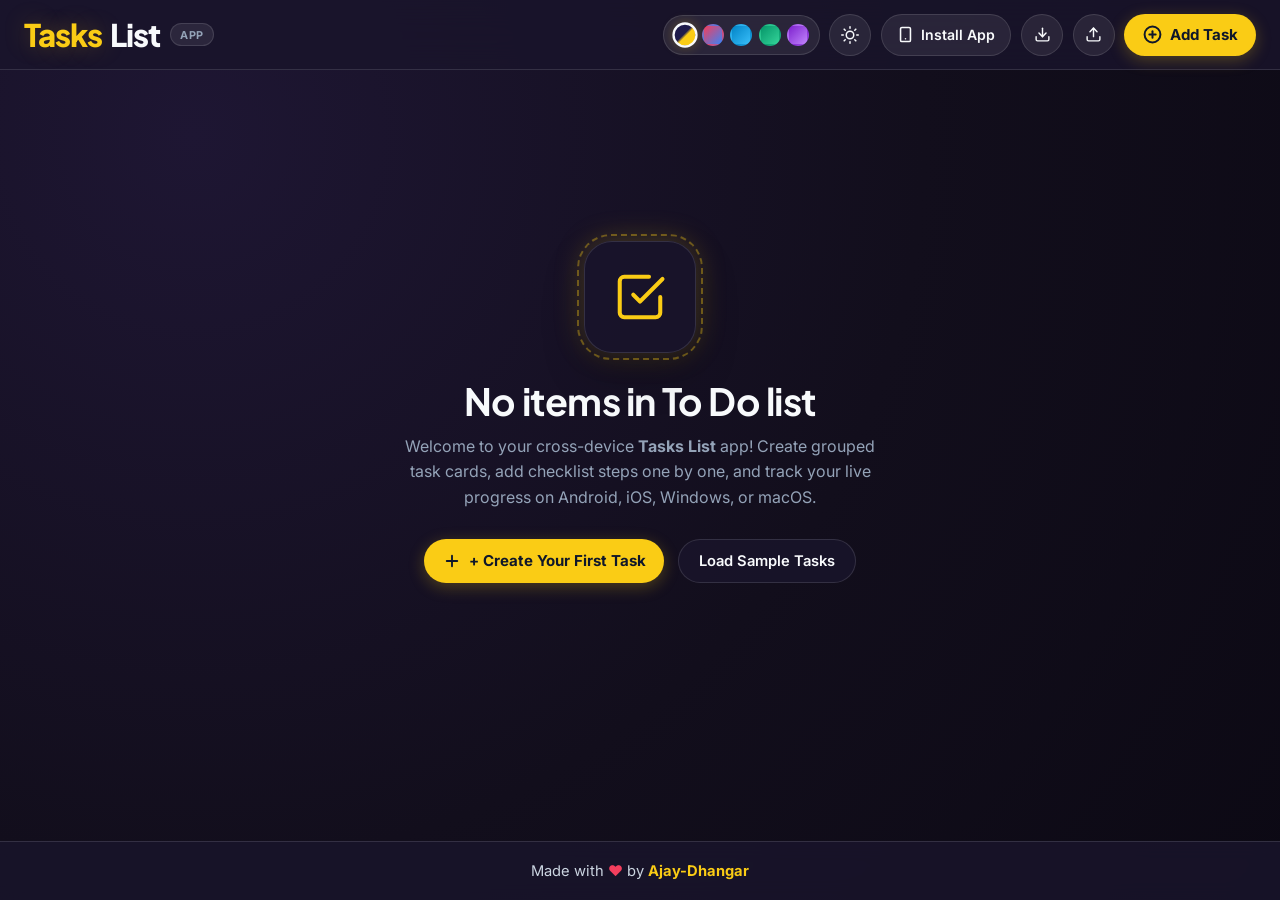
<file: index.html>
<!DOCTYPE html>
<html lang="en" data-mode="dark" data-theme="midnight">
<head>
  <meta charset="UTF-8" />
  <meta name="viewport" content="width=device-width, initial-scale=1.0, viewport-fit=cover" />
  <meta name="theme-color" content="#120e1c" id="metaThemeColor" />
  <meta name="apple-mobile-web-app-capable" content="yes" />
  <meta name="apple-mobile-web-app-status-bar-style" content="black-translucent" />
  <meta name="apple-mobile-web-app-title" content="Tasks List" />
  <meta name="application-name" content="Tasks List" />
  <meta name="description" content="Tasks List — Cross-device installable To-Do & Task Card Manager by Ajay-Dhangar" />
  <title>Tasks List — Cross-Device PWA Task Manager</title>

  <!-- Dynamic PWA Manifest Link (Populated via Blob URL in JS) -->
  <link rel="manifest" id="pwaManifestLink" />
  <!-- Apple Touch Icon (SVG Data URI) -->
  <link rel="apple-touch-icon" id="appleTouchIcon" />

  <!-- Google Fonts: Inter & Plus Jakarta Sans -->
  <link rel="preconnect" href="https://fonts.googleapis.com" />
  <link rel="preconnect" href="https://fonts.gstatic.com" crossorigin />
  <link href="https://fonts.googleapis.com/css2?family=Inter:wght@400;500;600;700;800&family=Plus+Jakarta+Sans:wght@600;700;800&display=swap" rel="stylesheet" />

  <style>
    /* ==========================================================================
       1. DESIGN TOKENS & MULTI-THEME / DARK-LIGHT SYSTEM
       ========================================================================== */
    :root {
      --transition-speed: 0.28s;
      --radius-sm: 8px;
      --radius-md: 14px;
      --radius-lg: 20px;
      --radius-full: 9999px;

      /* Safe-area insets for notched iOS/Android devices */
      --safe-top: env(safe-area-inset-top, 0px);
      --safe-bottom: env(safe-area-inset-bottom, 0px);
      --safe-left: env(safe-area-inset-left, 0px);
      --safe-right: env(safe-area-inset-right, 0px);

      /* Default Accent Tokens */
      --accent-primary: #facc15;
      --accent-primary-text: #0f172a;
      --accent-secondary: #3b82f6;
      --accent-glow: rgba(250, 204, 21, 0.28);

      /* Status Colors */
      --success: #22c55e;
      --success-bg: rgba(34, 197, 94, 0.16);
      --danger: #ef4444;
      --danger-bg: rgba(239, 68, 68, 0.16);
      --warning: #f59e0b;
      --warning-bg: rgba(245, 158, 11, 0.16);
      --info: #38bdf8;
      --info-bg: rgba(56, 189, 248, 0.16);
    }

    /* ---------------- DARK MODE BASE ---------------- */
    html[data-mode="dark"] {
      --bg-app: #120e1c;
      --bg-gradient: radial-gradient(circle at 15% 15%, #1e1633 0%, #120e1c 55%, #0c0914 100%);
      --bg-surface: rgba(26, 21, 44, 0.84);
      --bg-card: #1d1830;
      --bg-card-hover: #251f3d;
      --bg-input: #141022;
      --bg-pill: rgba(255, 255, 255, 0.08);
      --text-primary: #f8fafc;
      --text-secondary: #cbd5e1;
      --text-muted: #94a3b8;
      --border-color: rgba(255, 255, 255, 0.12);
      --shadow-card: 0 12px 32px -6px rgba(0, 0, 0, 0.45), 0 0 1px 1px rgba(255, 255, 255, 0.06);
      --shadow-dialog: 0 25px 60px -12px rgba(0, 0, 0, 0.78);
      --card-item-text: #f1f5f9;
    }

    /* ---------------- LIGHT MODE BASE ---------------- */
    html[data-mode="light"] {
      --bg-app: #f4f6fb;
      --bg-gradient: radial-gradient(circle at 10% 10%, #ffffff 0%, #f1f5f9 60%, #e2e8f0 100%);
      --bg-surface: rgba(255, 255, 255, 0.88);
      --bg-card: #ffffff;
      --bg-card-hover: #f8fafc;
      --bg-input: #f1f5f9;
      --bg-pill: rgba(15, 23, 42, 0.06);
      --text-primary: #0f172a;
      --text-secondary: #334155;
      --text-muted: #64748b;
      --border-color: rgba(15, 23, 42, 0.1);
      --shadow-card: 0 10px 28px -5px rgba(15, 23, 42, 0.08), 0 2px 6px -1px rgba(15, 23, 42, 0.04);
      --shadow-dialog: 0 24px 50px -12px rgba(15, 23, 42, 0.25);
      --card-item-text: #1e293b;
      --accent-primary: #eab308;
    }

    /* ---------------- THEME 1: MIDNIGHT GOLD ---------------- */
    html[data-theme="midnight"] {
      --accent-primary: #facc15;
      --accent-secondary: #3b82f6;
      --accent-glow: rgba(250, 204, 21, 0.25);
    }
    html[data-mode="light"][data-theme="midnight"] {
      --accent-primary: #d97706;
      --accent-secondary: #2563eb;
    }

    /* ---------------- THEME 2: SUNSET GRADIENT ---------------- */
    html[data-theme="sunset"] {
      --bg-gradient: linear-gradient(125deg, #f43f5e 0%, #a855f7 48%, #3b82f6 100%);
      --accent-primary: #fde047;
      --accent-secondary: #2563eb;
      --accent-glow: rgba(253, 224, 71, 0.35);
    }
    html[data-mode="dark"][data-theme="sunset"] {
      --bg-surface: rgba(20, 16, 36, 0.68);
      --bg-card: linear-gradient(155deg, rgba(225, 65, 102, 0.88) 0%, rgba(217, 155, 78, 0.9) 100%);
      --bg-card-hover: linear-gradient(155deg, rgba(235, 75, 112, 0.94) 0%, rgba(227, 165, 88, 0.96) 100%);
      --text-primary: #ffffff;
      --text-secondary: #f8fafc;
      --text-muted: #e2e8f0;
      --card-item-text: #ffffff;
      --border-color: rgba(255, 255, 255, 0.28);
    }
    html[data-mode="light"][data-theme="sunset"] {
      --bg-gradient: linear-gradient(125deg, #ffe4e6 0%, #f3e8ff 50%, #dbeafe 100%);
      --bg-card: linear-gradient(155deg, #fff1f2 0%, #fef3c7 100%);
      --accent-primary: #e11d48;
      --accent-secondary: #4f46e5;
    }

    /* ---------------- THEME 3: OCEAN BREEZE ---------------- */
    html[data-theme="ocean"] {
      --accent-primary: #38bdf8;
      --accent-secondary: #06b6d4;
      --accent-glow: rgba(56, 189, 248, 0.28);
    }
    html[data-mode="dark"][data-theme="ocean"] {
      --bg-gradient: radial-gradient(circle at 80% 10%, #0c4a6e 0%, #082f49 45%, #041524 100%);
      --bg-card: #0b2942;
      --bg-card-hover: #103757;
      --bg-input: #061b2e;
    }
    html[data-mode="light"][data-theme="ocean"] {
      --bg-gradient: linear-gradient(135deg, #e0f2fe 0%, #f0f9ff 60%, #ccfbf1 100%);
      --accent-primary: #0284c7;
    }

    /* ---------------- THEME 4: EMERALD FOREST ---------------- */
    html[data-theme="emerald"] {
      --accent-primary: #34d399;
      --accent-secondary: #10b981;
      --accent-glow: rgba(52, 211, 153, 0.25);
    }
    html[data-mode="dark"][data-theme="emerald"] {
      --bg-gradient: radial-gradient(circle at 20% 20%, #064e3b 0%, #022c22 55%, #011813 100%);
      --bg-card: #063729;
      --bg-card-hover: #094735;
      --bg-input: #032219;
    }
    html[data-mode="light"][data-theme="emerald"] {
      --bg-gradient: linear-gradient(135deg, #d1fae5 0%, #ecfdf5 60%, #fef9c3 100%);
      --accent-primary: #059669;
    }

    /* ---------------- THEME 5: ROYAL VIOLET ---------------- */
    html[data-theme="violet"] {
      --accent-primary: #c084fc;
      --accent-secondary: #8b5cf6;
      --accent-glow: rgba(192, 132, 252, 0.28);
    }
    html[data-mode="dark"][data-theme="violet"] {
      --bg-gradient: radial-gradient(circle at 85% 15%, #3b0764 0%, #1e1035 55%, #0f071c 100%);
      --bg-card: #271545;
      --bg-card-hover: #321c57;
      --bg-input: #170b2b;
    }
    html[data-mode="light"][data-theme="violet"] {
      --bg-gradient: linear-gradient(135deg, #f3e8ff 0%, #faf5ff 60%, #fce7f3 100%);
      --accent-primary: #7e22ce;
    }

    /* ==========================================================================
       2. GLOBAL RESET & BASE STYLES
       ========================================================================== */
    *, *::before, *::after {
      box-sizing: border-box;
      margin: 0;
      padding: 0;
    }

    html, body {
      min-height: 100vh;
      font-family: 'Inter', -apple-system, BlinkMacSystemFont, sans-serif;
      background: var(--bg-app);
      background-image: var(--bg-gradient);
      background-attachment: fixed;
      color: var(--text-primary);
      transition: background var(--transition-speed) ease, color var(--transition-speed) ease;
      overflow-x: hidden;
      display: flex;
      flex-direction: column;
      -webkit-tap-highlight-color: transparent;
    }

    button, input, select, textarea {
      font-family: inherit;
      color: inherit;
    }

    button {
      cursor: pointer;
      border: none;
      background: none;
      min-height: 40px;
      transition: transform 0.16s ease, background-color 0.2s ease, opacity 0.2s ease, box-shadow 0.2s ease;
    }

    button:active {
      transform: scale(0.96);
    }

    /* Custom Scrollbar */
    ::-webkit-scrollbar { width: 7px; height: 7px; }
    ::-webkit-scrollbar-track { background: transparent; }
    ::-webkit-scrollbar-thumb { background: rgba(148, 163, 184, 0.35); border-radius: 999px; }
    ::-webkit-scrollbar-thumb:hover { background: rgba(148, 163, 184, 0.55); }

    /* ==========================================================================
       3. HEADER & TOP NAVIGATION BAR
       ========================================================================== */
    .app-header {
      position: sticky;
      top: 0;
      z-index: 40;
      backdrop-filter: blur(18px);
      -webkit-backdrop-filter: blur(18px);
      background: var(--bg-surface);
      border-bottom: 1px solid var(--border-color);
      padding: calc(0.85rem + var(--safe-top)) calc(1.5rem + var(--safe-right)) 0.85rem calc(1.5rem + var(--safe-left));
    }

    .header-container {
      max-width: 1360px;
      margin: 0 auto;
      display: flex;
      flex-wrap: wrap;
      align-items: center;
      justify-content: space-between;
      gap: 0.85rem;
    }

    .brand-group {
      display: flex;
      align-items: center;
      gap: 0.65rem;
    }

    .brand {
      display: flex;
      align-items: center;
      gap: 0.45rem;
      font-family: 'Plus Jakarta Sans', sans-serif;
      font-size: clamp(1.45rem, 2.5vw, 1.95rem);
      font-weight: 800;
      letter-spacing: -0.03em;
      user-select: none;
      cursor: pointer;
    }

    .brand .accent {
      color: var(--accent-primary);
      text-shadow: 0 0 24px var(--accent-glow);
    }

    .brand .secondary-word {
      color: var(--text-primary);
    }

    .pwa-status-badge {
      font-size: 0.68rem;
      font-weight: 700;
      text-transform: uppercase;
      letter-spacing: 0.06em;
      padding: 0.2rem 0.55rem;
      border-radius: var(--radius-full);
      background: var(--bg-pill);
      border: 1px solid var(--border-color);
      color: var(--text-muted);
    }

    .header-actions {
      display: flex;
      align-items: center;
      flex-wrap: wrap;
      gap: 0.6rem;
    }

    /* Multi-Theme Swatch Selector Pill */
    .theme-picker {
      display: flex;
      align-items: center;
      gap: 0.4rem;
      background: var(--bg-pill);
      padding: 0.35rem 0.6rem;
      border-radius: var(--radius-full);
      border: 1px solid var(--border-color);
      min-height: 40px;
    }

    .theme-swatch {
      width: 22px;
      height: 22px;
      min-height: 22px;
      border-radius: 50%;
      border: 2px solid transparent;
      transition: transform 0.2s ease, border-color 0.2s ease;
    }

    .theme-swatch:hover { transform: scale(1.18); }
    .theme-swatch.active {
      border-color: var(--text-primary);
      transform: scale(1.15);
      box-shadow: 0 0 10px var(--accent-glow);
    }

    .swatch-midnight { background: linear-gradient(135deg, #1e1b4b 45%, #facc15 55%); }
    .swatch-sunset   { background: linear-gradient(135deg, #f43f5e 0%, #3b82f6 100%); }
    .swatch-ocean    { background: linear-gradient(135deg, #0284c7 0%, #38bdf8 100%); }
    .swatch-emerald  { background: linear-gradient(135deg, #059669 0%, #34d399 100%); }
    .swatch-violet   { background: linear-gradient(135deg, #7e22ce 0%, #c084fc 100%); }

    /* Touch-Friendly Utility Buttons (Min 44px on touch) */
    .icon-btn {
      display: inline-flex;
      align-items: center;
      justify-content: center;
      width: 42px;
      height: 42px;
      border-radius: var(--radius-full);
      background: var(--bg-pill);
      border: 1px solid var(--border-color);
      color: var(--text-primary);
    }

    .icon-btn:hover {
      background: var(--bg-card-hover);
      border-color: var(--accent-primary);
    }

    /* Install App Button */
    .btn-install-app {
      display: inline-flex;
      align-items: center;
      gap: 0.45rem;
      padding: 0.5rem 0.95rem;
      min-height: 42px;
      border-radius: var(--radius-full);
      background: var(--bg-pill);
      border: 1px solid var(--border-color);
      color: var(--text-primary);
      font-weight: 600;
      font-size: 0.88rem;
    }

    .btn-install-app:hover {
      border-color: var(--accent-primary);
      background: var(--bg-card-hover);
    }

    .btn-install-app.installed {
      display: none;
    }

    /* Primary "+ Add Task" CTA */
    .btn-add-task {
      display: inline-flex;
      align-items: center;
      gap: 0.5rem;
      padding: 0.55rem 1.15rem;
      min-height: 42px;
      border-radius: var(--radius-full);
      background: var(--accent-primary);
      color: #0f172a;
      font-weight: 700;
      font-size: 0.94rem;
      box-shadow: 0 4px 16px var(--accent-glow);
    }

    .btn-add-task:hover {
      filter: brightness(1.06);
      transform: translateY(-1px);
    }

    .btn-add-task svg { stroke-width: 2.5; }

    /* ==========================================================================
       4. MAIN WORKSPACE, STATS STRIP & FILTER TOOLBAR
       ========================================================================== */
    .main-wrapper {
      flex: 1;
      width: 100%;
      max-width: 1360px;
      margin: 0 auto;
      padding: 1.5rem calc(1.5rem + var(--safe-right)) calc(5.5rem + var(--safe-bottom)) calc(1.5rem + var(--safe-left));
      display: flex;
      flex-direction: column;
      gap: 1.5rem;
    }

    .dashboard-controls {
      display: flex;
      flex-direction: column;
      gap: 1rem;
      animation: fadeSlideDown 0.35s ease;
    }

    .stats-strip {
      display: grid;
      grid-template-columns: repeat(auto-fit, minmax(165px, 1fr));
      gap: 0.85rem;
    }

    .stat-card {
      background: var(--bg-surface);
      backdrop-filter: blur(12px);
      border: 1px solid var(--border-color);
      border-radius: var(--radius-md);
      padding: 0.9rem 1.1rem;
      display: flex;
      align-items: center;
      justify-content: space-between;
    }

    .stat-info span {
      display: block;
      font-size: 0.76rem;
      text-transform: uppercase;
      letter-spacing: 0.05em;
      color: var(--text-muted);
      font-weight: 600;
    }

    .stat-info strong {
      font-size: 1.45rem;
      font-weight: 800;
      color: var(--text-primary);
    }

    .stat-icon {
      width: 40px;
      height: 40px;
      border-radius: 10px;
      display: flex;
      align-items: center;
      justify-content: center;
      background: var(--bg-pill);
      color: var(--accent-primary);
    }

    /* Toolbar: Search + Filter Tabs + Sort */
    .toolbar {
      display: flex;
      flex-wrap: wrap;
      align-items: center;
      justify-content: space-between;
      gap: 0.85rem;
      background: var(--bg-surface);
      backdrop-filter: blur(12px);
      border: 1px solid var(--border-color);
      border-radius: var(--radius-md);
      padding: 0.75rem 1rem;
    }

    .search-box {
      position: relative;
      flex: 1 1 240px;
      max-width: 380px;
    }

    .search-box svg {
      position: absolute;
      left: 13px;
      top: 50%;
      transform: translateY(-50%);
      color: var(--text-muted);
      pointer-events: none;
    }

    .search-box input {
      width: 100%;
      min-height: 42px;
      padding: 0.55rem 2.4rem 0.55rem 2.4rem;
      border-radius: var(--radius-full);
      border: 1px solid var(--border-color);
      background: var(--bg-input);
      font-size: 0.9rem;
      outline: none;
      transition: border-color 0.2s ease;
    }

    .search-box input:focus { border-color: var(--accent-primary); }

    .kbd-hint {
      position: absolute;
      right: 12px;
      top: 50%;
      transform: translateY(-50%);
      font-size: 0.72rem;
      font-weight: 700;
      color: var(--text-muted);
      background: var(--bg-pill);
      padding: 0.12rem 0.45rem;
      border-radius: 5px;
      border: 1px solid var(--border-color);
      pointer-events: none;
    }

    .filter-group {
      display: flex;
      flex-wrap: wrap;
      align-items: center;
      gap: 0.45rem;
    }

    .filter-pill {
      padding: 0.42rem 0.95rem;
      min-height: 38px;
      border-radius: var(--radius-full);
      font-size: 0.85rem;
      font-weight: 600;
      color: var(--text-secondary);
      background: var(--bg-pill);
    }

    .filter-pill:hover { color: var(--text-primary); }
    .filter-pill.active {
      background: var(--accent-primary);
      color: #0f172a;
    }

    .sort-select {
      min-height: 40px;
      padding: 0.45rem 0.9rem;
      border-radius: var(--radius-full);
      background: var(--bg-input);
      border: 1px solid var(--border-color);
      font-size: 0.85rem;
      font-weight: 500;
      outline: none;
      cursor: pointer;
    }

    /* ==========================================================================
       5. ANIMATED WELCOME / EMPTY STATE
       ========================================================================== */
    .empty-state {
      flex: 1;
      display: flex;
      flex-direction: column;
      align-items: center;
      justify-content: center;
      text-align: center;
      padding: 3.5rem 1.5rem;
      min-height: 55vh;
      animation: fadeScaleIn 0.55s cubic-bezier(0.16, 1, 0.3, 1);
    }

    .empty-illustration {
      position: relative;
      width: 112px;
      height: 112px;
      margin-bottom: 1.5rem;
      display: flex;
      align-items: center;
      justify-content: center;
      border-radius: 28px;
      background: var(--bg-surface);
      border: 1px solid var(--border-color);
      box-shadow: 0 20px 40px rgba(0, 0, 0, 0.25), 0 0 30px var(--accent-glow);
      animation: floatBounce 3.6s ease-in-out infinite;
    }

    .empty-illustration svg {
      width: 54px;
      height: 54px;
      color: var(--accent-primary);
    }

    .empty-pulse-ring {
      position: absolute;
      inset: -8px;
      border-radius: 34px;
      border: 2px dashed var(--accent-primary);
      opacity: 0.35;
      animation: spinSlow 18s linear infinite;
    }

    .empty-title {
      font-family: 'Plus Jakarta Sans', sans-serif;
      font-size: clamp(1.65rem, 3.5vw, 2.35rem);
      font-weight: 700;
      margin-bottom: 0.65rem;
      letter-spacing: -0.02em;
    }

    .empty-subtitle {
      max-width: 500px;
      color: var(--text-muted);
      font-size: 1rem;
      line-height: 1.6;
      margin-bottom: 1.75rem;
    }

    .empty-cta-group {
      display: flex;
      flex-wrap: wrap;
      justify-content: center;
      gap: 0.85rem;
    }

    .btn-secondary {
      display: inline-flex;
      align-items: center;
      gap: 0.5rem;
      padding: 0.6rem 1.25rem;
      min-height: 44px;
      border-radius: var(--radius-full);
      background: var(--bg-surface);
      border: 1px solid var(--border-color);
      font-weight: 600;
      font-size: 0.92rem;
    }

    .btn-secondary:hover {
      border-color: var(--accent-primary);
      background: var(--bg-card-hover);
    }

    /* ==========================================================================
       6. TASK CARDS GRID & EXPANDED FOCUSED DETAIL VIEW
       ========================================================================== */
    .cards-grid {
      display: grid;
      grid-template-columns: repeat(auto-fill, minmax(310px, 1fr));
      gap: 1.5rem;
      align-items: start;
    }

    /* Focused Single-Card View Bar */
    .focus-header-bar {
      display: flex;
      flex-wrap: wrap;
      align-items: center;
      justify-content: space-between;
      gap: 1rem;
      padding: 0.9rem 1.25rem;
      background: var(--bg-surface);
      backdrop-filter: blur(14px);
      border: 1px solid var(--border-color);
      border-radius: var(--radius-md);
      animation: fadeSlideDown 0.3s ease;
    }

    .btn-back {
      display: inline-flex;
      align-items: center;
      gap: 0.5rem;
      padding: 0.5rem 1.1rem;
      min-height: 42px;
      border-radius: var(--radius-full);
      background: var(--bg-pill);
      border: 1px solid var(--border-color);
      font-weight: 600;
      font-size: 0.92rem;
    }

    .btn-back:hover {
      background: var(--accent-primary);
      color: #0f172a;
      border-color: var(--accent-primary);
    }

    .focus-breadcrumb {
      font-size: 0.9rem;
      color: var(--text-muted);
      font-weight: 500;
    }

    .focus-breadcrumb strong { color: var(--text-primary); }

    .focus-actions-group {
      display: flex;
      align-items: center;
      gap: 0.6rem;
    }

    /* Centered Expanded Card in Focused View */
    .cards-grid.focused-mode {
      grid-template-columns: minmax(300px, 740px);
      justify-content: center;
    }

    .task-card {
      background: var(--bg-card);
      border: 1px solid var(--border-color);
      border-radius: var(--radius-lg);
      box-shadow: var(--shadow-card);
      padding: 1.35rem;
      display: flex;
      flex-direction: column;
      min-height: 340px;
      transition: transform 0.25s ease, box-shadow 0.25s ease, border-color 0.25s ease;
      animation: cardEntrance 0.35s cubic-bezier(0.16, 1, 0.3, 1);
      position: relative;
      overflow: hidden;
    }

    .task-card:hover {
      transform: translateY(-4px);
      border-color: rgba(250, 204, 21, 0.45);
    }

    .task-card.is-completed { border-color: rgba(34, 197, 94, 0.45); }

    /* Card Top Meta Badges */
    .card-meta-top {
      display: flex;
      align-items: center;
      justify-content: space-between;
      flex-wrap: wrap;
      gap: 0.45rem;
      margin-bottom: 0.75rem;
      font-size: 0.75rem;
    }

    .meta-badges-left {
      display: flex;
      align-items: center;
      gap: 0.4rem;
      flex-wrap: wrap;
    }

    .badge {
      padding: 0.24rem 0.62rem;
      border-radius: var(--radius-full);
      font-weight: 700;
      text-transform: uppercase;
      letter-spacing: 0.04em;
      font-size: 0.69rem;
    }

    .badge-high   { background: var(--danger-bg); color: #f87171; border: 1px solid rgba(239, 68, 68, 0.3); }
    .badge-medium { background: var(--warning-bg); color: #fbbf24; border: 1px solid rgba(245, 158, 11, 0.3); }
    .badge-low    { background: var(--info-bg); color: #38bdf8; border: 1px solid rgba(56, 189, 248, 0.3); }
    .badge-done   { background: var(--success-bg); color: #4ade80; border: 1px solid rgba(34, 197, 94, 0.35); }
    .badge-tag    { background: var(--bg-pill); color: var(--text-secondary); border: 1px solid var(--border-color); }

    .due-tag {
      display: inline-flex;
      align-items: center;
      gap: 0.3rem;
      color: var(--text-muted);
      font-weight: 500;
    }

    .due-tag.overdue {
      color: #f87171;
      font-weight: 700;
    }

    /* Clickable Task Card Title */
    .card-title-row {
      text-align: center;
      padding-bottom: 0.75rem;
      border-bottom: 1px solid var(--border-color);
      margin-bottom: 0.85rem;
    }

    .card-title {
      font-family: 'Plus Jakarta Sans', sans-serif;
      font-size: 1.32rem;
      font-weight: 700;
      color: var(--text-primary);
      cursor: pointer;
      display: inline-flex;
      align-items: center;
      justify-content: center;
      gap: 0.45rem;
      transition: color 0.2s ease;
      word-break: break-word;
    }

    .card-title:hover { color: var(--accent-primary); }

    .task-card.is-completed .card-title {
      text-decoration: line-through;
      opacity: 0.8;
    }

    .card-desc {
      font-size: 0.85rem;
      color: var(--text-muted);
      margin-top: 0.35rem;
      line-height: 1.45;
    }

    /* Progress Bar Section */
    .progress-wrapper { margin-bottom: 0.95rem; }

    .progress-header {
      display: flex;
      justify-content: space-between;
      align-items: center;
      font-size: 0.8rem;
      font-weight: 600;
      color: var(--text-muted);
      margin-bottom: 0.38rem;
    }

    .progress-track {
      width: 100%;
      height: 8px;
      background: var(--bg-pill);
      border-radius: var(--radius-full);
      overflow: hidden;
    }

    .progress-fill {
      height: 100%;
      border-radius: var(--radius-full);
      background: linear-gradient(90deg, var(--accent-secondary), var(--accent-primary));
      transition: width 0.4s cubic-bezier(0.22, 1, 0.36, 1);
    }

    .progress-fill.complete { background: linear-gradient(90deg, #16a34a, #4ade80); }

    /* Sub-Filter Tabs inside Focused Detail View */
    .detail-step-filters {
      display: flex;
      align-items: center;
      justify-content: space-between;
      flex-wrap: wrap;
      gap: 0.5rem;
      margin-bottom: 0.85rem;
      padding: 0.5rem 0.65rem;
      background: var(--bg-pill);
      border-radius: var(--radius-md);
    }

    .detail-tabs {
      display: flex;
      gap: 0.35rem;
    }

    .detail-tab-btn {
      min-height: 32px;
      padding: 0.25rem 0.7rem;
      border-radius: var(--radius-full);
      font-size: 0.78rem;
      font-weight: 600;
      color: var(--text-secondary);
    }

    .detail-tab-btn.active {
      background: var(--accent-primary);
      color: #0f172a;
    }

    /* Sub-Items List inside Task Card */
    .items-list {
      list-style: none;
      flex: 1;
      display: flex;
      flex-direction: column;
      gap: 0.55rem;
      margin-bottom: 1.15rem;
      max-height: 290px;
      overflow-y: auto;
      padding-right: 2px;
    }

    .cards-grid.focused-mode .items-list { max-height: 480px; }

    .empty-items-hint {
      text-align: center;
      color: var(--text-muted);
      font-size: 0.86rem;
      padding: 1.75rem 0.5rem;
      border: 1px dashed var(--border-color);
      border-radius: var(--radius-md);
      cursor: pointer;
    }

    .empty-items-hint:hover {
      border-color: var(--accent-primary);
      color: var(--text-primary);
    }

    .sub-item {
      display: flex;
      align-items: center;
      justify-content: space-between;
      gap: 0.6rem;
      padding: 0.55rem 0.7rem;
      border-radius: var(--radius-sm);
      background: var(--bg-pill);
      border: 1px solid transparent;
      transition: background 0.2s ease, border-color 0.2s ease;
    }

    .sub-item:hover { border-color: var(--border-color); }

    .sub-item-left {
      display: flex;
      align-items: center;
      gap: 0.6rem;
      flex: 1;
      min-width: 0;
      min-height: 32px;
      cursor: pointer;
    }

    .sub-item-text {
      font-size: 0.94rem;
      font-weight: 500;
      color: var(--card-item-text);
      word-break: break-word;
      transition: opacity 0.2s ease;
    }

    .sub-item.done .sub-item-text {
      text-decoration: line-through;
      opacity: 0.6;
    }

    .sub-item-actions {
      display: flex;
      align-items: center;
      gap: 0.35rem;
      flex-shrink: 0;
    }

    .mini-icon-btn {
      width: 32px;
      height: 32px;
      min-height: 32px;
      border-radius: 50%;
      display: inline-flex;
      align-items: center;
      justify-content: center;
      font-size: 0.85rem;
    }

    .mini-reorder {
      color: var(--text-secondary);
      background: rgba(148, 163, 184, 0.14);
    }
    .mini-reorder:hover { background: rgba(148, 163, 184, 0.28); color: var(--text-primary); }

    .mini-edit {
      color: #4ade80;
      background: rgba(34, 197, 94, 0.14);
    }
    .mini-edit:hover { background: rgba(34, 197, 94, 0.28); }

    .mini-delete {
      color: #f87171;
      background: rgba(239, 68, 68, 0.14);
    }
    .mini-delete:hover { background: rgba(239, 68, 68, 0.28); }

    .mini-check {
      color: var(--text-muted);
      border: 1.5px solid var(--border-color);
    }
    .mini-check:hover {
      border-color: var(--success);
      color: var(--success);
    }
    .sub-item.done .mini-check {
      background: var(--success);
      border-color: var(--success);
      color: #ffffff;
    }

    /* Card Bottom Action Footer */
    .card-footer-actions {
      display: flex;
      align-items: center;
      justify-content: center;
      gap: 0.8rem;
      padding-top: 0.8rem;
      border-top: 1px solid var(--border-color);
      margin-top: auto;
    }

    .card-action-btn {
      width: 42px;
      height: 42px;
      border-radius: 50%;
      display: inline-flex;
      align-items: center;
      justify-content: center;
      background: var(--bg-pill);
      border: 1px solid var(--border-color);
    }

    .card-action-btn.edit-card-btn { color: #22c55e; }
    .card-action-btn.edit-card-btn:hover { background: rgba(34, 197, 94, 0.2); }

    .card-action-btn.complete-card-btn { color: #eab308; }
    .card-action-btn.complete-card-btn.active {
      background: var(--success);
      color: #fff;
      border-color: var(--success);
    }

    .card-action-btn.delete-card-btn { color: #ef4444; }
    .card-action-btn.delete-card-btn:hover { background: rgba(239, 68, 68, 0.2); }

    .card-action-btn.add-item-circle {
      width: 44px;
      height: 44px;
      background: #2563eb;
      color: #ffffff;
      border: none;
      box-shadow: 0 4px 12px rgba(37, 99, 235, 0.45);
    }
    .card-action-btn.add-item-circle:hover {
      background: #1d4ed8;
      transform: scale(1.08);
    }

    /* ==========================================================================
       7. MOBILE BOTTOM NAVIGATION BAR & FLOATING ACTION BUTTON
       ========================================================================== */
    .mobile-bottom-bar {
      display: none;
      position: fixed;
      bottom: 0;
      left: 0;
      right: 0;
      z-index: 45;
      background: var(--bg-surface);
      backdrop-filter: blur(18px);
      -webkit-backdrop-filter: blur(18px);
      border-top: 1px solid var(--border-color);
      padding: 0.45rem 1rem calc(0.45rem + var(--safe-bottom));
      justify-content: space-around;
      align-items: center;
    }

    .mobile-nav-btn {
      display: flex;
      flex-direction: column;
      align-items: center;
      justify-content: center;
      gap: 0.2rem;
      font-size: 0.7rem;
      font-weight: 600;
      color: var(--text-secondary);
      min-width: 56px;
      min-height: 44px;
    }

    .mobile-nav-btn.primary-fab {
      width: 50px;
      height: 50px;
      border-radius: 50%;
      background: var(--accent-primary);
      color: #0f172a;
      box-shadow: 0 6px 18px var(--accent-glow);
      transform: translateY(-8px);
    }

    @media (max-width: 768px) {
      .mobile-bottom-bar { display: flex; }
      .kbd-hint { display: none; }
    }

    /* ==========================================================================
       8. NATIVE HTML <dialog> MODALS
       ========================================================================== */
    dialog {
      margin: auto;
      border: 1px solid var(--border-color);
      border-radius: var(--radius-lg);
      background: var(--bg-card);
      color: var(--text-primary);
      padding: 0;
      width: min(92vw, 500px);
      box-shadow: var(--shadow-dialog);
      overflow: hidden;
    }

    dialog::backdrop {
      background: rgba(5, 5, 15, 0.72);
      backdrop-filter: blur(6px);
      -webkit-backdrop-filter: blur(6px);
      animation: fadeIn 0.2s ease;
    }

    dialog[open] {
      animation: dialogPop 0.28s cubic-bezier(0.16, 1, 0.3, 1);
    }

    .dialog-header {
      padding: 1.2rem 1.5rem 0.9rem;
      border-bottom: 1px solid var(--border-color);
      display: flex;
      align-items: center;
      justify-content: space-between;
    }

    .dialog-title {
      font-family: 'Plus Jakarta Sans', sans-serif;
      font-size: 1.28rem;
      font-weight: 800;
      color: var(--accent-primary);
    }

    .dialog-body {
      padding: 1.25rem 1.5rem;
      display: flex;
      flex-direction: column;
      gap: 0.95rem;
      max-height: 72vh;
      overflow-y: auto;
    }

    .form-group {
      display: flex;
      flex-direction: column;
      gap: 0.38rem;
    }

    .form-group label {
      font-size: 0.83rem;
      font-weight: 600;
      color: var(--text-secondary);
    }

    .form-control {
      width: 100%;
      min-height: 44px;
      padding: 0.65rem 0.9rem;
      border-radius: var(--radius-sm);
      border: 1.5px solid var(--border-color);
      background: var(--bg-input);
      font-size: 0.95rem;
      outline: none;
      transition: border-color 0.2s ease;
    }

    .form-control:focus { border-color: var(--accent-primary); }

    .form-row-2 {
      display: grid;
      grid-template-columns: 1fr 1fr;
      gap: 0.85rem;
    }

    /* Step-by-Step Initial Sub-Items Builder */
    .step-items-builder {
      background: var(--bg-input);
      border: 1px solid var(--border-color);
      border-radius: var(--radius-md);
      padding: 0.85rem;
      display: flex;
      flex-direction: column;
      gap: 0.65rem;
    }

    .step-input-row {
      display: flex;
      gap: 0.5rem;
    }

    .step-pills-list {
      display: flex;
      flex-direction: column;
      gap: 0.4rem;
      max-height: 150px;
      overflow-y: auto;
    }

    .step-pill {
      display: flex;
      align-items: center;
      justify-content: space-between;
      gap: 0.5rem;
      padding: 0.35rem 0.65rem;
      border-radius: var(--radius-sm);
      background: var(--bg-pill);
      border: 1px solid var(--border-color);
      font-size: 0.83rem;
    }

    .step-pill-actions {
      display: flex;
      align-items: center;
      gap: 0.3rem;
    }

    .step-pill-actions button {
      min-height: 24px;
      width: 24px;
      border-radius: 4px;
      background: rgba(255, 255, 255, 0.08);
      font-weight: 700;
      font-size: 0.78rem;
    }

    .dialog-footer {
      padding: 1rem 1.5rem 1.3rem;
      display: flex;
      align-items: center;
      justify-content: flex-end;
      gap: 0.7rem;
      border-top: 1px solid var(--border-color);
    }

    .btn-modal-primary {
      padding: 0.6rem 1.3rem;
      min-height: 44px;
      border-radius: var(--radius-sm);
      background: #22c55e;
      color: #ffffff;
      font-weight: 700;
      font-size: 0.92rem;
    }
    .btn-modal-primary:hover { background: #16a34a; }

    .btn-modal-danger {
      padding: 0.6rem 1.3rem;
      min-height: 44px;
      border-radius: var(--radius-sm);
      background: #ef4444;
      color: #ffffff;
      font-weight: 700;
      font-size: 0.92rem;
    }
    .btn-modal-danger:hover { background: #dc2626; }

    .btn-modal-close {
      padding: 0.6rem 1.2rem;
      min-height: 44px;
      border-radius: var(--radius-sm);
      background: var(--bg-pill);
      border: 1px solid var(--border-color);
      color: var(--text-primary);
      font-weight: 600;
      font-size: 0.92rem;
    }
    .btn-modal-close:hover { background: rgba(239, 68, 68, 0.16); color: #f87171; }

    /* PWA Install Guide Cards inside Install Dialog */
    .install-platform-card {
      padding: 0.85rem 1rem;
      border-radius: var(--radius-md);
      background: var(--bg-input);
      border: 1px solid var(--border-color);
    }

    .install-platform-card h4 {
      font-size: 0.92rem;
      font-weight: 700;
      color: var(--accent-primary);
      margin-bottom: 0.35rem;
    }

    .install-platform-card p {
      font-size: 0.84rem;
      color: var(--text-secondary);
      line-height: 1.5;
    }

    /* ==========================================================================
       9. TOAST NOTIFICATIONS & FOOTER
       ========================================================================== */
    .toast-container {
      position: fixed;
      bottom: calc(4.8rem + var(--safe-bottom));
      right: 1.25rem;
      z-index: 100;
      display: flex;
      flex-direction: column;
      gap: 0.6rem;
      pointer-events: none;
    }

    @media (min-width: 769px) {
      .toast-container { bottom: 1.5rem; right: 1.5rem; }
    }

    .toast {
      pointer-events: auto;
      display: flex;
      align-items: center;
      gap: 0.65rem;
      padding: 0.75rem 1.1rem;
      border-radius: var(--radius-md);
      background: var(--bg-card);
      border: 1px solid var(--border-color);
      border-left: 4px solid var(--accent-primary);
      box-shadow: 0 12px 28px rgba(0, 0, 0, 0.35);
      font-size: 0.88rem;
      font-weight: 600;
      animation: slideInRight 0.3s cubic-bezier(0.16, 1, 0.3, 1);
    }

    .app-footer {
      text-align: center;
      padding: 1.25rem 1rem calc(5.2rem + var(--safe-bottom));
      font-size: 0.92rem;
      color: var(--text-secondary);
      border-top: 1px solid var(--border-color);
      background: var(--bg-surface);
      backdrop-filter: blur(10px);
      margin-top: auto;
    }

    @media (min-width: 769px) {
      .app-footer { padding-bottom: 1.25rem; }
    }

    .app-footer .heart {
      color: #f43f5e;
      display: inline-block;
      animation: heartbeat 1.6s infinite;
    }

    .app-footer .author {
      color: var(--accent-primary);
      font-weight: 700;
    }

    /* ==========================================================================
       10. KEYFRAME ANIMATIONS
       ========================================================================== */
    @keyframes floatBounce {
      0%, 100% { transform: translateY(0px); }
      50% { transform: translateY(-10px); }
    }
    @keyframes spinSlow {
      from { transform: rotate(0deg); }
      to { transform: rotate(360deg); }
    }
    @keyframes fadeScaleIn {
      from { opacity: 0; transform: scale(0.95); }
      to { opacity: 1; transform: scale(1); }
    }
    @keyframes fadeSlideDown {
      from { opacity: 0; transform: translateY(-10px); }
      to { opacity: 1; transform: translateY(0); }
    }
    @keyframes cardEntrance {
      from { opacity: 0; transform: translateY(16px) scale(0.98); }
      to { opacity: 1; transform: translateY(0) scale(1); }
    }
    @keyframes dialogPop {
      from { opacity: 0; transform: scale(0.92) translateY(10px); }
      to { opacity: 1; transform: scale(1) translateY(0); }
    }
    @keyframes slideInRight {
      from { opacity: 0; transform: translateX(30px); }
      to { opacity: 1; transform: translateX(0); }
    }
    @keyframes fadeIn {
      from { opacity: 0; }
      to { opacity: 1; }
    }
    @keyframes heartbeat {
      0%, 100% { transform: scale(1); }
      25% { transform: scale(1.22); }
      50% { transform: scale(1); }
      75% { transform: scale(1.16); }
    }

    @media (max-width: 640px) {
      .app-header { padding: calc(0.75rem + var(--safe-top)) 1rem 0.75rem; }
      .main-wrapper { padding: 1rem 1rem calc(5.5rem + var(--safe-bottom)); }
      .form-row-2 { grid-template-columns: 1fr; }
      .header-actions { width: 100%; justify-content: space-between; }
      .hide-on-xs { display: none; }
    }
  </style>
</head>
<body>

  <!-- ========================================================================
       HEADER / NAVBAR
       ======================================================================== -->
  <header class="app-header">
    <div class="header-container">
      <div class="brand-group">
        <div class="brand" id="brandHomeBtn" title="Return to All Tasks (Esc)">
          <span class="accent">Tasks</span>
          <span class="secondary-word">List</span>
        </div>
        <span class="pwa-status-badge" id="appModeBadge">App</span>
      </div>

      <div class="header-actions">
        <!-- 5 Curated Color Themes -->
        <div class="theme-picker" role="group" aria-label="Color Theme Selector">
          <button class="theme-swatch swatch-midnight" data-theme-choice="midnight" title="Midnight Gold Theme"></button>
          <button class="theme-swatch swatch-sunset" data-theme-choice="sunset" title="Sunset Gradient Theme"></button>
          <button class="theme-swatch swatch-ocean" data-theme-choice="ocean" title="Ocean Breeze Theme"></button>
          <button class="theme-swatch swatch-emerald" data-theme-choice="emerald" title="Emerald Forest Theme"></button>
          <button class="theme-swatch swatch-violet" data-theme-choice="violet" title="Royal Violet Theme"></button>
        </div>

        <!-- Dark / Light Mode Toggle -->
        <button class="icon-btn" id="modeToggleBtn" title="Toggle Dark / Light Mode" aria-label="Toggle Dark or Light Mode">
          <svg id="modeIconSun" width="18" height="18" viewBox="0 0 24 24" fill="none" stroke="currentColor" stroke-width="2" stroke-linecap="round" stroke-linejoin="round" style="display:none;">
            <circle cx="12" cy="12" r="5"></circle>
            <line x1="12" y1="1" x2="12" y2="3"></line>
            <line x1="12" y1="21" x2="12" y2="23"></line>
            <line x1="4.22" y1="4.22" x2="5.64" y2="5.64"></line>
            <line x1="18.36" y1="18.36" x2="19.78" y2="19.78"></line>
            <line x1="1" y1="12" x2="3" y2="12"></line>
            <line x1="21" y1="12" x2="23" y2="12"></line>
            <line x1="4.22" y1="19.78" x2="5.64" y2="18.36"></line>
            <line x1="18.36" y1="5.64" x2="19.78" y2="4.22"></line>
          </svg>
          <svg id="modeIconMoon" width="18" height="18" viewBox="0 0 24 24" fill="none" stroke="currentColor" stroke-width="2" stroke-linecap="round" stroke-linejoin="round">
            <path d="M21 12.79A9 9 0 1 1 11.21 3 7 7 0 0 0 21 12.79z"></path>
          </svg>
        </button>

        <!-- Smart Install App Button (Android, iOS, Windows, macOS) -->
        <button class="btn-install-app" id="installAppBtn" title="Install App on Android, iOS, Windows or macOS">
          <svg width="17" height="17" viewBox="0 0 24 24" fill="none" stroke="currentColor" stroke-width="2.2" stroke-linecap="round" stroke-linejoin="round">
            <rect x="5" y="2" width="14" height="20" rx="2" ry="2"></rect>
            <line x1="12" y1="18" x2="12.01" y2="18"></line>
          </svg>
          <span>Install App</span>
        </button>

        <!-- Export JSON Backup -->
        <button class="icon-btn hide-on-xs" id="exportJsonBtn" title="Export Tasks Backup (JSON)" aria-label="Export JSON Backup">
          <svg width="17" height="17" viewBox="0 0 24 24" fill="none" stroke="currentColor" stroke-width="2" stroke-linecap="round" stroke-linejoin="round">
            <path d="M21 15v4a2 2 0 0 1-2 2H5a2 2 0 0 1-2-2v-4"></path>
            <polyline points="7 10 12 15 17 10"></polyline>
            <line x1="12" y1="15" x2="12" y2="3"></line>
          </svg>
        </button>

        <!-- Import JSON Backup -->
        <button class="icon-btn hide-on-xs" id="importJsonBtn" title="Import Tasks Backup (JSON)" aria-label="Import JSON Backup">
          <svg width="17" height="17" viewBox="0 0 24 24" fill="none" stroke="currentColor" stroke-width="2" stroke-linecap="round" stroke-linejoin="round">
            <path d="M21 15v4a2 2 0 0 1-2 2H5a2 2 0 0 1-2-2v-4"></path>
            <polyline points="17 8 12 3 7 8"></polyline>
            <line x1="12" y1="3" x2="12" y2="15"></line>
          </svg>
        </button>
        <input type="file" id="importFileInput" accept=".json,application/json" style="display:none;" />

        <!-- Primary Add Task CTA -->
        <button class="btn-add-task" id="openAddTaskBtn" title="Create New Task Card (Shortcut: N)">
          <svg width="19" height="19" viewBox="0 0 24 24" fill="none" stroke="currentColor" stroke-linecap="round" stroke-linejoin="round">
            <circle cx="12" cy="12" r="10"></circle>
            <line x1="12" y1="8" x2="12" y2="16"></line>
            <line x1="8" y1="12" x2="16" y2="12"></line>
          </svg>
          <span>Add Task</span>
        </button>
      </div>
    </div>
  </header>

  <!-- ========================================================================
       MAIN WORKSPACE
       ======================================================================== -->
  <main class="main-wrapper">

    <!-- Focused Detail View Navigation Bar -->
    <section class="focus-header-bar" id="focusHeaderBar" style="display: none;">
      <button class="btn-back" id="backToAllBtn" title="Back to All Cards (Esc)">
        <svg width="17" height="17" viewBox="0 0 24 24" fill="none" stroke="currentColor" stroke-width="2.4" stroke-linecap="round" stroke-linejoin="round">
          <line x1="19" y1="12" x2="5" y2="12"></line>
          <polyline points="12 19 5 12 12 5"></polyline>
        </svg>
        <span>Back</span>
      </button>

      <div class="focus-breadcrumb">
        Task Group / <strong id="focusTaskBreadcrumbTitle">Task Details</strong>
      </div>

      <div class="focus-actions-group">
        <button class="btn-secondary" id="focusNewTaskBtn" style="min-height: 40px;">
          <span>+ Add Task</span>
        </button>
        <button class="btn-add-task" id="focusAddItemBtn" style="min-height: 40px;">
          <svg width="17" height="17" viewBox="0 0 24 24" fill="none" stroke="currentColor" stroke-linecap="round" stroke-linejoin="round">
            <line x1="12" y1="5" x2="12" y2="19"></line>
            <line x1="5" y1="12" x2="19" y2="12"></line>
          </svg>
          <span>Add Item</span>
        </button>
      </div>
    </section>

    <!-- Dashboard Stats & Search/Filter Toolbar -->
    <section class="dashboard-controls" id="dashboardControls" style="display: none;">
      <div class="stats-strip">
        <div class="stat-card">
          <div class="stat-info">
            <span>Total Cards</span>
            <strong id="statTotalLists">0</strong>
          </div>
          <div class="stat-icon">
            <svg width="20" height="20" viewBox="0 0 24 24" fill="none" stroke="currentColor" stroke-width="2">
              <rect x="3" y="3" width="7" height="7" rx="1"></rect>
              <rect x="14" y="3" width="7" height="7" rx="1"></rect>
              <rect x="14" y="14" width="7" height="7" rx="1"></rect>
              <rect x="3" y="14" width="7" height="7" rx="1"></rect>
            </svg>
          </div>
        </div>

        <div class="stat-card">
          <div class="stat-info">
            <span>Total Steps</span>
            <strong id="statTotalItems">0</strong>
          </div>
          <div class="stat-icon">
            <svg width="20" height="20" viewBox="0 0 24 24" fill="none" stroke="currentColor" stroke-width="2">
              <line x1="8" y1="6" x2="21" y2="6"></line>
              <line x1="8" y1="12" x2="21" y2="12"></line>
              <line x1="8" y1="18" x2="21" y2="18"></line>
              <line x1="3" y1="6" x2="3.01" y2="6"></line>
              <line x1="3" y1="12" x2="3.01" y2="12"></line>
              <line x1="3" y1="18" x2="3.01" y2="18"></line>
            </svg>
          </div>
        </div>

        <div class="stat-card">
          <div class="stat-info">
            <span>Completed Steps</span>
            <strong id="statCompletedSteps">0</strong>
          </div>
          <div class="stat-icon" style="color: var(--success);">
            <svg width="20" height="20" viewBox="0 0 24 24" fill="none" stroke="currentColor" stroke-width="2.2">
              <path d="M22 11.08V12a10 10 0 1 1-5.93-9.14"></path>
              <polyline points="22 4 12 14.01 9 11.01"></polyline>
            </svg>
          </div>
        </div>

        <div class="stat-card">
          <div class="stat-info">
            <span>Overall Progress</span>
            <strong id="statOverallProgress">0%</strong>
          </div>
          <div class="stat-icon">
            <svg width="20" height="20" viewBox="0 0 24 24" fill="none" stroke="currentColor" stroke-width="2">
              <line x1="18" y1="20" x2="18" y2="10"></line>
              <line x1="12" y1="20" x2="12" y2="4"></line>
              <line x1="6" y1="20" x2="6" y2="14"></line>
            </svg>
          </div>
        </div>
      </div>

      <!-- Search, Filter Pills & Sort Controls -->
      <div class="toolbar">
        <div class="search-box">
          <svg width="16" height="16" viewBox="0 0 24 24" fill="none" stroke="currentColor" stroke-width="2">
            <circle cx="11" cy="11" r="8"></circle>
            <line x1="21" y1="21" x2="16.65" y2="16.65"></line>
          </svg>
          <input type="search" id="searchInput" placeholder="Search task cards, tags, or steps..." />
          <span class="kbd-hint">/</span>
        </div>

        <div class="filter-group" id="filterPillsGroup">
          <button class="filter-pill active" data-filter="all">All</button>
          <button class="filter-pill" data-filter="active">In Progress</button>
          <button class="filter-pill" data-filter="completed">Completed</button>
          <button class="filter-pill" data-filter="high">High Priority</button>
        </div>

        <select class="sort-select" id="sortSelect" aria-label="Sort tasks">
          <option value="newest">Sort: Newest First</option>
          <option value="progress-desc">Sort: Highest Progress</option>
          <option value="priority">Sort: Priority Level</option>
          <option value="alpha">Sort: Alphabetical (A–Z)</option>
        </select>
      </div>
    </section>

    <!-- Animated Welcome / Empty State -->
    <section class="empty-state" id="emptyState">
      <div class="empty-illustration">
        <div class="empty-pulse-ring"></div>
        <svg viewBox="0 0 24 24" fill="none" stroke="currentColor" stroke-width="1.8" stroke-linecap="round" stroke-linejoin="round">
          <path d="M9 11l3 3L22 4"></path>
          <path d="M21 12v7a2 2 0 0 1-2 2H5a2 2 0 0 1-2-2V5a2 2 0 0 1 2-2h11"></path>
        </svg>
      </div>
      <h1 class="empty-title">No items in To Do list</h1>
      <p class="empty-subtitle">
        Welcome to your cross-device <strong>Tasks List</strong> app! Create grouped task cards, add checklist steps one by one, and track your live progress on Android, iOS, Windows, or macOS.
      </p>
      <div class="empty-cta-group">
        <button class="btn-add-task" id="emptyAddTaskBtn">
          <svg width="18" height="18" viewBox="0 0 24 24" fill="none" stroke="currentColor" stroke-linecap="round" stroke-linejoin="round">
            <line x1="12" y1="5" x2="12" y2="19"></line>
            <line x1="5" y1="12" x2="19" y2="12"></line>
          </svg>
          <span>+ Create Your First Task</span>
        </button>
        <button class="btn-secondary" id="loadSampleBtn">
          <span>Load Sample Tasks</span>
        </button>
      </div>
    </section>

    <!-- Task Cards Grid Container -->
    <section class="cards-grid" id="cardsGrid"></section>

  </main>

  <!-- ========================================================================
       MOBILE BOTTOM NAVIGATION BAR (Small Screens)
       ======================================================================== -->
  <nav class="mobile-bottom-bar" aria-label="Mobile Quick Navigation">
    <button class="mobile-nav-btn" id="mobAllBtn">
      <svg width="20" height="20" viewBox="0 0 24 24" fill="none" stroke="currentColor" stroke-width="2">
        <rect x="3" y="3" width="7" height="7" rx="1"></rect>
        <rect x="14" y="3" width="7" height="7" rx="1"></rect>
        <rect x="14" y="14" width="7" height="7" rx="1"></rect>
        <rect x="3" y="14" width="7" height="7" rx="1"></rect>
      </svg>
      <span>All Cards</span>
    </button>

    <button class="mobile-nav-btn primary-fab" id="mobAddBtn" aria-label="Add Task">
      <svg width="24" height="24" viewBox="0 0 24 24" fill="none" stroke="currentColor" stroke-width="2.6">
        <line x1="12" y1="5" x2="12" y2="19"></line>
        <line x1="5" y1="12" x2="19" y2="12"></line>
      </svg>
    </button>

    <button class="mobile-nav-btn" id="mobInstallBtn">
      <svg width="20" height="20" viewBox="0 0 24 24" fill="none" stroke="currentColor" stroke-width="2">
        <path d="M21 15v4a2 2 0 0 1-2 2H5a2 2 0 0 1-2-2v-4"></path>
        <polyline points="7 10 12 15 17 10"></polyline>
        <line x1="12" y1="15" x2="12" y2="3"></line>
      </svg>
      <span>Install</span>
    </button>
  </nav>

  <!-- ========================================================================
       FOOTER
       ======================================================================== -->
  <footer class="app-footer">
    Made with <span class="heart">❤️</span> by <span class="author">Ajay-Dhangar</span>
  </footer>

  <!-- ========================================================================
       NATIVE HTML <dialog> MODALS
       ======================================================================== -->

  <!-- 1. Add / Edit Task Card Dialog -->
  <dialog id="taskDialog">
    <form id="taskForm" method="dialog">
      <div class="dialog-header">
        <h2 class="dialog-title" id="taskDialogHeading">Add New Task</h2>
        <button type="button" class="mini-icon-btn" id="closeTaskDialogX" aria-label="Close modal">✕</button>
      </div>

      <div class="dialog-body">
        <input type="hidden" id="editTaskId" />

        <div class="form-group">
          <label for="taskTitleInput">Task Title *</label>
          <input type="text" id="taskTitleInput" class="form-control" placeholder="e.g., Go To Mandsaur, Do Code, Sprint Goals..." required maxlength="60" />
        </div>

        <div class="form-row-2">
          <div class="form-group">
            <label for="taskCategoryInput">Category / Tag</label>
            <input type="text" id="taskCategoryInput" class="form-control" placeholder="e.g., Travel, Work, Personal" maxlength="24" />
          </div>

          <div class="form-group">
            <label for="taskPriorityInput">Priority</label>
            <select id="taskPriorityInput" class="form-control">
              <option value="medium">Medium Priority</option>
              <option value="high">High Priority</option>
              <option value="low">Low Priority</option>
            </select>
          </div>
        </div>

        <div class="form-row-2">
          <div class="form-group">
            <label for="taskDueInput">Due Date</label>
            <input type="date" id="taskDueInput" class="form-control" />
          </div>

          <div class="form-group">
            <label for="taskDescInput">Notes / Description</label>
            <input type="text" id="taskDescInput" class="form-control" placeholder="Optional details..." maxlength="120" />
          </div>
        </div>

        <!-- Step-by-Step Checklist Items Builder -->
        <div class="form-group" id="stepBuilderWrapper">
          <label>Step-by-Step Checklist Items (Press Enter to add rapidly)</label>
          <div class="step-items-builder">
            <div class="step-input-row">
              <input type="text" id="stepItemDraftInput" class="form-control" placeholder="Add step (e.g., Task-1)..." maxlength="80" />
              <button type="button" class="btn-modal-primary" id="addDraftStepBtn" style="padding: 0 1rem; white-space: nowrap;">+ Step</button>
            </div>
            <div class="step-pills-list" id="draftStepsContainer"></div>
          </div>
        </div>
      </div>

      <div class="dialog-footer">
        <button type="submit" class="btn-modal-primary" id="saveTaskSubmitBtn">Add</button>
        <button type="button" class="btn-modal-close" id="cancelTaskDialogBtn">Close</button>
      </div>
    </form>
  </dialog>

  <!-- 2. Add / Edit Single Item Dialog -->
  <dialog id="itemDialog">
    <form id="itemForm" method="dialog">
      <div class="dialog-header">
        <h2 class="dialog-title" id="itemDialogHeading">Add New Item</h2>
        <button type="button" class="mini-icon-btn" id="closeItemDialogX" aria-label="Close modal">✕</button>
      </div>

      <div class="dialog-body">
        <input type="hidden" id="itemParentTaskId" />
        <input type="hidden" id="editItemId" />

        <div class="form-group">
          <label for="itemTextInput">Item Name *</label>
          <input type="text" id="itemTextInput" class="form-control" placeholder="Enter Item Name..." required maxlength="90" />
        </div>
      </div>

      <div class="dialog-footer">
        <button type="submit" class="btn-modal-primary" id="saveItemSubmitBtn">Add</button>
        <button type="button" class="btn-modal-close" id="cancelItemDialogBtn">Close</button>
      </div>
    </form>
  </dialog>

  <!-- 3. Confirm Delete Dialog -->
  <dialog id="confirmDialog">
    <div class="dialog-header">
      <h2 class="dialog-title" style="color: #f87171;">Confirm Delete</h2>
    </div>
    <div class="dialog-body">
      <p id="confirmMessage" style="line-height: 1.5; color: var(--text-secondary);">
        Are you sure you want to delete this item?
      </p>
    </div>
    <div class="dialog-footer">
      <button type="button" class="btn-modal-danger" id="confirmDeleteYesBtn">Delete</button>
      <button type="button" class="btn-modal-close" id="confirmDeleteNoBtn">Cancel</button>
    </div>
  </dialog>

  <!-- 4. Cross-Platform PWA Install Guide Dialog -->
  <dialog id="installDialog">
    <div class="dialog-header">
      <h2 class="dialog-title">Install Tasks List App</h2>
      <button type="button" class="mini-icon-btn" id="closeInstallDialogX" aria-label="Close modal">✕</button>
    </div>
    <div class="dialog-body">
      <p style="font-size: 0.9rem; color: var(--text-secondary); line-height: 1.5;">
        Install <strong>Tasks List</strong> directly onto your device home screen or desktop for offline access and a native full-screen app experience:
      </p>

      <div class="install-platform-card">
        <h4>📱 iOS (iPhone & iPad — Safari)</h4>
        <p>Tap the <strong>Share</strong> icon (square with upward arrow) at the bottom/top of Safari, scroll down, and tap <strong>"Add to Home Screen"</strong>.</p>
      </div>

      <div class="install-platform-card">
        <h4>🤖 Android (Chrome / Edge / Brave)</h4>
        <p>Tap the <strong>⋮ Menu</strong> in the top-right corner and select <strong>"Install app"</strong> or <strong>"Add to Home screen"</strong>.</p>
      </div>

      <div class="install-platform-card">
        <h4>💻 Windows & macOS (Chrome / Edge)</h4>
        <p>Click the <strong>Install icon</strong> in the right side of your browser's address bar, or open <strong>Menu → Save and share → Install Tasks List</strong>.</p>
      </div>
    </div>
    <div class="dialog-footer">
      <button type="button" class="btn-modal-primary" id="closeInstallDialogBtn">Got It</button>
    </div>
  </dialog>

  <!-- Toast Container -->
  <div class="toast-container" id="toastContainer"></div>

  <!-- ========================================================================
       JAVASCRIPT PWA ENGINE & APPLICATION LOGIC
  ======================================================================== -->

  <script src="./app.js" type="module"></script>
  
</body>
</html>
</file>
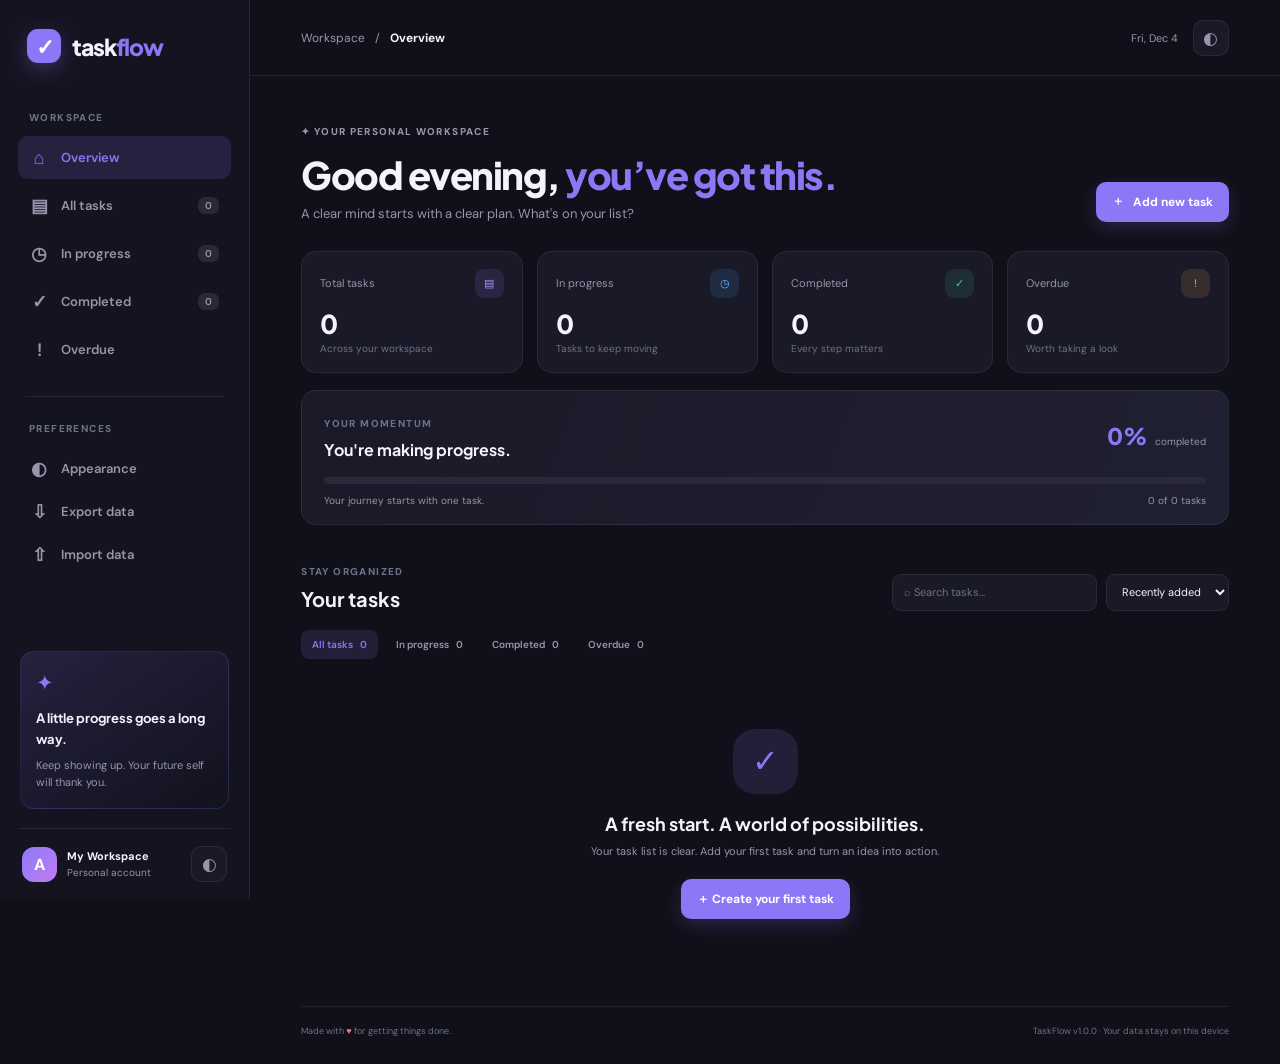
<file: v3/index.html>
<!DOCTYPE html>
<html lang="en">
<head>
  <meta charset="UTF-8">
  <meta name="viewport" content="width=device-width, initial-scale=1.0">
  <meta name="theme-color" content="#11111b">
  <meta name="description" content="TaskFlow - Your personal smart task manager.">
  <title>TaskFlow — Your day, in focus</title>

  <link rel="icon" href="./assets/favicon.svg" type="image/svg+xml">
  <link rel="preconnect" href="https://fonts.googleapis.com">
  <link rel="preconnect" href="https://fonts.gstatic.com" crossorigin>
  <link href="https://fonts.googleapis.com/css2?family=DM+Sans:wght@400;500;600;700;800&family=Plus+Jakarta+Sans:wght@500;600;700;800&display=swap" rel="stylesheet">

  <link rel="stylesheet" href="./css/style.css">
</head>

<body>

<div class="app-shell">

  <!-- SIDEBAR -->
  <aside class="sidebar" id="sidebar">

    <a class="brand" href="#" aria-label="TaskFlow home">
      <span class="brand-mark">✓</span>
      <span>task<span>flow</span></span>
    </a>

    <div class="workspace-label">WORKSPACE</div>

    <nav class="primary-nav">
      <button class="nav-item active" data-filter="all">
        <span>⌂</span> Overview
      </button>

      <button class="nav-item" data-filter="all">
        <span>▤</span> All tasks
        <span class="nav-count" id="allCount">0</span>
      </button>

      <button class="nav-item" data-filter="active">
        <span>◷</span> In progress
        <span class="nav-count" id="activeCount">0</span>
      </button>

      <button class="nav-item" data-filter="completed">
        <span>✓</span> Completed
        <span class="nav-count" id="completedCount">0</span>
      </button>

      <button class="nav-item" data-filter="overdue">
        <span>!</span> Overdue
      </button>
    </nav>

    <div class="sidebar-divider"></div>

    <div class="workspace-label">PREFERENCES</div>

    <button class="nav-item" id="appearanceBtn">
      <span>◐</span> Appearance
    </button>

    <button class="nav-item" id="exportBtn">
      <span>⇩</span> Export data
    </button>

    <button class="nav-item" id="importBtn">
      <span>⇧</span> Import data
    </button>

    <input type="file" id="importFile" accept=".json" hidden>

    <div class="sidebar-spacer"></div>

    <div class="sidebar-tip">
      <div class="tip-icon">✦</div>
      <strong>A little progress goes a long way.</strong>
      <p>Keep showing up. Your future self will thank you.</p>
    </div>

    <div class="profile">
      <div class="avatar">A</div>
      <div class="profile-copy">
        <strong>My Workspace</strong>
        <span>Personal account</span>
      </div>
      <button class="icon-button" id="quickTheme" title="Toggle theme">◐</button>
    </div>

  </aside>

  <!-- MAIN CONTENT -->
  <main class="main-content">

    <header class="topbar">
      <button class="icon-button menu-toggle" id="menuToggle">☰</button>

      <div class="breadcrumb">
        <span>Workspace</span>
        <span>/</span>
        <strong id="breadcrumbTitle">Overview</strong>
      </div>

      <div class="topbar-right">
        <span id="todayLabel"></span>
        <button class="icon-button" id="themeButton" title="Change theme">◐</button>
      </div>
    </header>

    <!-- DASHBOARD -->
    <section class="page-content" id="dashboardView">

      <div class="welcome-row">
        <div>
          <span class="eyebrow">✦ YOUR PERSONAL WORKSPACE</span>
          <h1 id="welcomeTitle">Make today <span>count.</span></h1>
          <p class="subtitle">
            A clear mind starts with a clear plan.
            What's on your list?
          </p>
        </div>

        <button class="primary-button" id="addTaskButton">
          <span>＋</span> Add new task
        </button>
      </div>

      <!-- STATISTICS -->
      <div class="stats-grid">

        <article class="stat-card">
          <div class="stat-header">
            <span>Total tasks</span>
            <span class="stat-icon purple">▤</span>
          </div>
          <h2 id="totalTasks">0</h2>
          <p>Across your workspace</p>
        </article>

        <article class="stat-card">
          <div class="stat-header">
            <span>In progress</span>
            <span class="stat-icon blue">◷</span>
          </div>
          <h2 id="activeTasks">0</h2>
          <p>Tasks to keep moving</p>
        </article>

        <article class="stat-card">
          <div class="stat-header">
            <span>Completed</span>
            <span class="stat-icon green">✓</span>
          </div>
          <h2 id="completedTasks">0</h2>
          <p>Every step matters</p>
        </article>

        <article class="stat-card">
          <div class="stat-header">
            <span>Overdue</span>
            <span class="stat-icon orange">!</span>
          </div>
          <h2 id="overdueTasks">0</h2>
          <p>Worth taking a look</p>
        </article>

      </div>

      <!-- OVERALL PROGRESS -->
      <section class="progress-panel">
        <div class="progress-heading">
          <div>
            <span class="section-label">YOUR MOMENTUM</span>
            <h3>You're making progress.</h3>
          </div>

          <div class="progress-number">
            <strong id="overallPercent">0%</strong>
            <span>completed</span>
          </div>
        </div>

        <div class="progress-track">
          <div class="progress-fill" id="overallProgress"></div>
        </div>

        <div class="progress-footer">
          <span id="progressMessage">Your journey starts with one task.</span>
          <span id="progressCount">0 of 0 tasks</span>
        </div>
      </section>

      <!-- TASK LIST -->
      <section class="task-section">

        <div class="section-heading">
          <div>
            <span class="section-label">STAY ORGANIZED</span>
            <h2 id="listTitle">Your tasks</h2>
          </div>

          <div class="task-tools">
            <input
              type="search"
              id="searchInput"
              placeholder="⌕ Search tasks..."
              aria-label="Search tasks"
            >

            <select id="sortSelect" aria-label="Sort tasks">
              <option value="recent">Recently added</option>
              <option value="due">Due date</option>
              <option value="priority">Priority</option>
              <option value="title">Title A-Z</option>
            </select>
          </div>
        </div>

        <div class="filter-row">
          <button class="filter-chip selected" data-filter="all">
            All tasks <span id="allChip">0</span>
          </button>

          <button class="filter-chip" data-filter="active">
            In progress <span id="activeChip">0</span>
          </button>

          <button class="filter-chip" data-filter="completed">
            Completed <span id="completedChip">0</span>
          </button>

          <button class="filter-chip" data-filter="overdue">
            Overdue <span id="overdueChip">0</span>
          </button>
        </div>

        <div class="task-grid" id="taskGrid"></div>

        <!-- EMPTY STATE -->
        <div class="empty-state" id="emptyState">
          <div class="empty-icon">✓</div>
          <h3 id="emptyTitle">
            A fresh start. A world of possibilities.
          </h3>
          <p id="emptyMessage">
            Your task list is clear. Add your first task
            and turn an idea into action.
          </p>
          <button class="primary-button" id="emptyAddButton">
            ＋ Create your first task
          </button>
        </div>

      </section>

      <footer class="footer">
        <span>Made with <span class="heart">♥</span> for getting things done.</span>
        <span>TaskFlow v1.0.0 · Your data stays on this device</span>
      </footer>

    </section>

    <!-- TASK DETAILS -->
    <section class="page-content detail-view" id="detailView" hidden>

      <div class="detail-toolbar">
        <button class="back-button" id="backButton">
          ← Back to tasks
        </button>

        <div class="detail-actions">
          <button class="secondary-button" id="editTaskButton">
            ✎ Edit task
          </button>

          <button class="icon-button danger-icon" id="deleteTaskButton">
            ×
          </button>
        </div>
      </div>

      <div id="detailContent"></div>

    </section>

  </main>
</div>

<!-- TASK MODAL -->
<div class="modal-backdrop" id="taskModal" hidden>
  <section class="modal" role="dialog" aria-modal="true">

    <div class="modal-heading">
      <div>
        <span class="section-label">MAKE IT HAPPEN</span>
        <h2 id="modalTitle">Create a task</h2>
        <p>Give your next great idea a place to start.</p>
      </div>

      <button class="icon-button close-modal" data-close="taskModal">×</button>
    </div>

    <form id="taskForm">

      <input type="hidden" id="taskId">

      <label for="taskTitle">Task title *</label>
      <input
        type="text"
        id="taskTitle"
        class="form-control"
        maxlength="100"
        placeholder="e.g. Build my personal portfolio"
        required
      >

      <label for="taskDescription">Description</label>
      <textarea
        id="taskDescription"
        class="form-control"
        rows="3"
        maxlength="600"
        placeholder="What do you want to achieve?"
      ></textarea>

      <div class="form-grid">

        <div>
          <label for="taskCategory">Category</label>
          <select id="taskCategory" class="form-control">
            <option>Personal</option>
            <option>Work</option>
            <option>Learning</option>
            <option>Health</option>
            <option>Projects</option>
            <option>Other</option>
          </select>
        </div>

        <div>
          <label for="taskPriority">Priority</label>
          <select id="taskPriority" class="form-control">
            <option value="medium">Medium</option>
            <option value="low">Low</option>
            <option value="high">High</option>
          </select>
        </div>

        <div>
          <label for="taskDue">Due date</label>
          <input type="date" id="taskDue" class="form-control">
        </div>

        <div>
          <label for="taskColor">Card color</label>
          <select id="taskColor" class="form-control">
            <option value="violet">Violet</option>
            <option value="blue">Blue</option>
            <option value="green">Green</option>
            <option value="orange">Orange</option>
            <option value="pink">Pink</option>
          </select>
        </div>

      </div>

      <div class="modal-footer">
        <button type="button" class="secondary-button" data-close="taskModal">
          Cancel
        </button>

        <button type="submit" class="primary-button" id="saveTaskButton">
          Create task →
        </button>
      </div>

    </form>
  </section>
</div>

<!-- DELETE CONFIRMATION -->
<div class="modal-backdrop" id="confirmModal" hidden>
  <section class="modal confirm-modal" role="dialog" aria-modal="true">
    <div class="confirm-icon">!</div>
    <h2>Delete this task?</h2>
    <p id="confirmMessage">
      This action cannot be undone.
    </p>

    <div class="modal-footer">
      <button class="secondary-button" data-close="confirmModal">
        Keep task
      </button>
      <button class="danger-button" id="confirmDeleteButton">
        Yes, delete
      </button>
    </div>
  </section>
</div>

<!-- APPEARANCE -->
<div class="modal-backdrop" id="appearanceModal" hidden>
  <section class="modal appearance-modal" role="dialog" aria-modal="true">

    <div class="modal-heading">
      <div>
        <span class="section-label">MAKE IT YOURS</span>
        <h2>Appearance</h2>
        <p>Choose a look that feels right for you.</p>
      </div>

      <button class="icon-button close-modal" data-close="appearanceModal">×</button>
    </div>

    <label>Color mode</label>

    <div class="mode-options">
      <button class="mode-option" data-mode="dark">
        <span class="mode-preview dark-preview">☾</span>
        <strong>Dark</strong>
      </button>

      <button class="mode-option" data-mode="light">
        <span class="mode-preview light-preview">☼</span>
        <strong>Light</strong>
      </button>

      <button class="mode-option" data-mode="system">
        <span class="mode-preview system-preview">◐</span>
        <strong>System</strong>
      </button>
    </div>

    <label>Accent color</label>

    <div class="palette-options">
      <button class="swatch" data-accent="violet" aria-label="Violet">
        <i style="--swatch:#8b78f6"></i>
        <span>Violet</span>
      </button>

      <button class="swatch" data-accent="blue" aria-label="Ocean blue">
        <i style="--swatch:#4b9cf5"></i>
        <span>Ocean</span>
      </button>

      <button class="swatch" data-accent="green" aria-label="Mint green">
        <i style="--swatch:#35b98a"></i>
        <span>Mint</span>
      </button>

      <button class="swatch" data-accent="orange" aria-label="Sunset">
        <i style="--swatch:#f39b54"></i>
        <span>Sunset</span>
      </button>

      <button class="swatch" data-accent="pink" aria-label="Rose">
        <i style="--swatch:#e879b0"></i>
        <span>Rose</span>
      </button>
    </div>

    <p class="appearance-note">Your preferences are saved automatically.</p>
  </section>
</div>

<!-- TOAST NOTIFICATIONS -->
<div class="toast-region" id="toastRegion" aria-live="polite"></div>

<script src="./js/app.js"></script>

</body>
</html>
</file>
<file: v3/css/style.css>
/* =========================================
   TASKFLOW v1.0.0
   Modern Responsive UI
========================================= */

:root {
  font-family: "DM Sans", sans-serif;

  --bg: #10101a;
  --sidebar: #141421;
  --surface: #191927;
  --surface-2: #202033;
  --surface-3: #29293b;

  --text: #f4f3fb;
  --muted: #9695aa;
  --muted-2: #707087;

  --border: rgba(255,255,255,.075);

  --accent: #8b78f6;
  --accent-rgb: 139,120,246;

  --green: #40c99a;
  --red: #f17478;
  --orange: #f3a45e;

  --shadow: 0 22px 70px rgba(0,0,0,.3);
}

:root[data-theme="light"] {
  color-scheme: light;

  --bg: #f6f7fb;
  --sidebar: #ffffff;
  --surface: #ffffff;
  --surface-2: #f3f4fa;
  --surface-3: #e9eaf2;

  --text: #222238;
  --muted: #77778d;
  --muted-2: #9696a8;

  --border: rgba(30,30,60,.09);
  --shadow: 0 22px 70px rgba(35,35,70,.12);
}

:root[data-accent="blue"] {
  --accent: #4b9cf5;
  --accent-rgb: 75,156,245;
}

:root[data-accent="green"] {
  --accent: #35b98a;
  --accent-rgb: 53,185,138;
}

:root[data-accent="orange"] {
  --accent: #f39b54;
  --accent-rgb: 243,155,84;
}

:root[data-accent="pink"] {
  --accent: #e879b0;
  --accent-rgb: 232,121,176;
}

* {
  box-sizing: border-box;
  margin: 0;
  padding: 0;
}

body {
  background: var(--bg);
  color: var(--text);
  min-height: 100vh;
  transition: background .25s, color .25s;
}

button,
input,
textarea,
select {
  font: inherit;
}

button {
  cursor: pointer;
}

button:focus-visible,
input:focus-visible,
textarea:focus-visible,
select:focus-visible {
  outline: 2px solid var(--accent);
  outline-offset: 3px;
}

[hidden] {
  display: none !important;
}

/* =========================================
   APP LAYOUT
========================================= */

.app-shell {
  min-height: 100vh;
}

.sidebar {
  position: fixed;
  inset: 0 auto 0 0;
  width: 250px;
  padding: 29px 18px 18px;

  background: var(--sidebar);
  border-right: 1px solid var(--border);

  display: flex;
  flex-direction: column;
  z-index: 20;

  transition: transform .25s;
}

.main-content {
  margin-left: 250px;
  min-height: 100vh;
}

.brand {
  display: flex;
  align-items: center;
  gap: 11px;

  margin: 0 0 48px 9px;

  color: var(--text);
  text-decoration: none;

  font: 800 23px "Plus Jakarta Sans", sans-serif;
  letter-spacing: -1px;
}

.brand > span:last-child > span {
  color: var(--accent);
}

.brand-mark {
  width: 34px;
  height: 34px;

  display: grid;
  place-items: center;

  border-radius: 11px;
  background: var(--accent);
  color: white;

  font-size: 22px;
  box-shadow: 0 6px 20px rgba(var(--accent-rgb),.3);
}

.workspace-label,
.section-label {
  color: var(--muted-2);
  font-size: 10px;
  font-weight: 800;
  letter-spacing: 1.4px;
}

.workspace-label {
  padding: 0 11px 12px;
}

.primary-nav {
  display: grid;
  gap: 5px;
}

.nav-item {
  height: 43px;
  padding: 0 12px;

  display: flex;
  align-items: center;
  gap: 13px;

  background: transparent;
  border: 0;
  border-radius: 10px;

  color: var(--muted);
  text-align: left;
  font-size: 13px;
  font-weight: 600;

  transition: .2s;
}

.nav-item > span:first-child {
  width: 18px;
  text-align: center;
  font-size: 18px;
}

.nav-item:hover {
  background: var(--surface-2);
  color: var(--text);
}

.nav-item.active {
  background: rgba(var(--accent-rgb),.14);
  color: var(--accent);
}

.nav-count {
  margin-left: auto;
  padding: 2px 7px;

  border-radius: 7px;
  background: var(--surface-3);

  font-size: 10px;
  color: var(--muted);
}

.sidebar-divider {
  height: 1px;
  background: var(--border);
  margin: 25px 7px;
}

.sidebar-spacer {
  flex: 1;
  min-height: 25px;
}

.sidebar-tip {
  padding: 17px 15px;
  margin: 0 2px 19px;

  border: 1px solid rgba(var(--accent-rgb),.16);
  border-radius: 14px;

  background: linear-gradient(
    145deg,
    rgba(var(--accent-rgb),.14),
    transparent 90%
  );
}

.tip-icon {
  color: var(--accent);
  font-size: 21px;
  margin-bottom: 10px;
}

.sidebar-tip strong {
  font: 700 13px/1.5 "Plus Jakarta Sans", sans-serif;
}

.sidebar-tip p {
  color: var(--muted);
  font-size: 11px;
  line-height: 1.55;
  margin-top: 7px;
}

.profile {
  display: flex;
  align-items: center;
  gap: 10px;

  padding: 17px 4px 0;
  border-top: 1px solid var(--border);
}

.avatar {
  width: 35px;
  height: 35px;
  border-radius: 12px;

  background: linear-gradient(135deg,#8d7af8,#c07cf3);

  color: white;
  display: grid;
  place-items: center;

  font-weight: 800;
}

.profile-copy {
  flex: 1;
  display: grid;
  gap: 3px;
}

.profile-copy strong {
  font-size: 11px;
}

.profile-copy span {
  font-size: 10px;
  color: var(--muted);
}

/* =========================================
   HEADER
========================================= */

.topbar {
  height: 76px;

  display: flex;
  align-items: center;
  justify-content: space-between;

  padding: 0 clamp(24px,4vw,64px);

  border-bottom: 1px solid var(--border);
}

.breadcrumb {
  display: flex;
  align-items: center;
  gap: 10px;

  color: var(--muted);
  font-size: 12px;
}

.breadcrumb strong {
  color: var(--text);
}

.topbar-right {
  display: flex;
  align-items: center;
  gap: 15px;
}

#todayLabel {
  font-size: 11px;
  color: var(--muted);
}

.icon-button {
  width: 36px;
  height: 36px;

  display: grid;
  place-items: center;

  border: 1px solid var(--border);
  border-radius: 10px;

  background: var(--surface);
  color: var(--muted);

  font-size: 17px;
  transition: .2s;
}

.icon-button:hover {
  border-color: var(--accent);
  color: var(--accent);
}

.menu-toggle {
  display: none;
}

/* =========================================
   PAGE CONTENT
========================================= */

.page-content {
  max-width: 1440px;
  margin: auto;

  padding: 43px clamp(24px,4vw,64px) 22px;
}

.welcome-row {
  display: flex;
  align-items: flex-end;
  justify-content: space-between;
  gap: 20px;

  margin-bottom: 29px;
}

.eyebrow {
  color: var(--muted);
  font-size: 10px;
  letter-spacing: 1.35px;
  font-weight: 800;
}

h1 {
  margin: 12px 0 7px;

  font: 800 clamp(28px,3vw,38px)/1.2
    "Plus Jakarta Sans",sans-serif;

  letter-spacing: -1.5px;
}

h1 span {
  color: var(--accent);
}

.subtitle {
  color: var(--muted);
  font-size: 13px;
}

/* =========================================
   BUTTONS
========================================= */

.primary-button,
.secondary-button,
.danger-button {
  min-height: 40px;
  padding: 10px 16px;

  display: inline-flex;
  justify-content: center;
  align-items: center;
  gap: 9px;

  border: 0;
  border-radius: 10px;

  font-size: 12px;
  font-weight: 700;

  transition: transform .2s, box-shadow .2s;
}

.primary-button {
  background: var(--accent);
  color: white;

  box-shadow: 0 6px 18px rgba(var(--accent-rgb),.2);
}

.primary-button:hover {
  transform: translateY(-2px);
  box-shadow: 0 9px 24px rgba(var(--accent-rgb),.3);
}

.secondary-button {
  background: var(--surface-2);
  color: var(--text);
  border: 1px solid var(--border);
}

.danger-button {
  background: #df5d64;
  color: white;
}

/* =========================================
   STATISTICS
========================================= */

.stats-grid {
  display: grid;
  grid-template-columns: repeat(4,minmax(0,1fr));
  gap: 14px;
}

.stat-card {
  min-height: 120px;
  padding: 17px 18px;

  border: 1px solid var(--border);
  border-radius: 15px;

  background: var(--surface);
}

.stat-header {
  display: flex;
  justify-content: space-between;
  align-items: center;

  color: var(--muted);
  font-size: 11px;
}

.stat-icon {
  width: 29px;
  height: 29px;

  display: grid;
  place-items: center;

  border-radius: 9px;
}

.purple {
  color: #a697ff;
  background: rgba(139,120,246,.14);
}

.blue {
  color: #69b2ff;
  background: rgba(75,156,245,.14);
}

.green {
  color: var(--green);
  background: rgba(64,201,154,.13);
}

.orange {
  color: var(--orange);
  background: rgba(243,164,94,.14);
}

.stat-card h2 {
  font: 800 26px "Plus Jakarta Sans",sans-serif;
  margin: 9px 0 2px;
}

.stat-card p {
  color: var(--muted-2);
  font-size: 10px;
}

/* =========================================
   OVERALL PROGRESS
========================================= */

.progress-panel {
  margin-top: 17px;
  padding: 20px 22px 17px;

  border: 1px solid var(--border);
  border-radius: 15px;

  background: linear-gradient(
    110deg,
    var(--surface),
    var(--surface-2)
  );
}

.progress-heading {
  display: flex;
  justify-content: space-between;
  align-items: center;
}

.progress-heading h3 {
  font: 700 16px "Plus Jakarta Sans",sans-serif;
  margin-top: 7px;
}

.progress-number {
  display: flex;
  align-items: baseline;
  gap: 7px;
}

.progress-number strong {
  font: 800 23px "Plus Jakarta Sans",sans-serif;
  color: var(--accent);
}

.progress-number span {
  font-size: 10px;
  color: var(--muted);
}

.progress-track {
  height: 7px;
  margin: 17px 0 10px;

  border-radius: 20px;
  background: var(--surface-3);
  overflow: hidden;
}

.progress-fill {
  width: 0;
  height: 100%;

  background: linear-gradient(90deg,var(--accent),#b49bff);
  border-radius: 20px;

  transition: width .5s ease;
}

.progress-footer {
  display: flex;
  justify-content: space-between;
  gap: 10px;

  color: var(--muted);
  font-size: 10px;
}

/* =========================================
   TASK SECTION
========================================= */

.task-section {
  margin-top: 34px;
}

.section-heading {
  display: flex;
  justify-content: space-between;
  align-items: flex-end;
  gap: 15px;
}

.section-heading h2 {
  font: 700 20px "Plus Jakarta Sans",sans-serif;
  margin-top: 6px;
}

.task-tools {
  display: flex;
  gap: 9px;
}

.task-tools input,
.task-tools select {
  height: 37px;
  padding: 0 11px;

  border: 1px solid var(--border);
  border-radius: 9px;

  background: var(--surface);
  color: var(--text);

  font-size: 11px;
  outline: none;
}

.task-tools input {
  width: 205px;
}

.task-tools input::placeholder {
  color: var(--muted-2);
}

.filter-row {
  display: flex;
  flex-wrap: wrap;
  gap: 7px;
  margin: 19px 0 15px;
}

.filter-chip {
  padding: 7px 10px;

  border: 1px solid transparent;
  border-radius: 8px;

  background: transparent;
  color: var(--muted);

  font-size: 10px;
  font-weight: 600;
}

.filter-chip span {
  margin-left: 5px;
}

.filter-chip.selected,
.filter-chip:hover {
  background: rgba(var(--accent-rgb),.14);
  color: var(--accent);
}

/* =========================================
   TASK CARDS
========================================= */

.task-grid {
  display: grid;
  grid-template-columns: repeat(3,minmax(0,1fr));
  gap: 13px;
}

.task-card {
  padding: 16px;
  min-width: 0;

  border: 1px solid var(--border);
  border-radius: 14px;

  background: var(--surface);

  cursor: pointer;

  transition: transform .2s, border-color .2s, box-shadow .2s;
  animation: cardIn .35s both;
}

.task-card:hover {
  transform: translateY(-3px);
  border-color: rgba(var(--accent-rgb),.4);
  box-shadow: 0 12px 30px rgba(0,0,0,.08);
}

@keyframes cardIn {
  from {
    opacity: 0;
    transform: translateY(8px);
  }

  to {
    opacity: 1;
    transform: translateY(0);
  }
}

.card-top {
  display: flex;
  justify-content: space-between;
  align-items: center;
  margin-bottom: 13px;
}

.category-pill {
  padding: 5px 8px;

  border-radius: 6px;
  background: rgba(var(--accent-rgb),.14);
  color: var(--accent);

  font-size: 9px;
  font-weight: 700;
}

.priority {
  color: var(--muted);
  font-size: 9px;

  display: flex;
  align-items: center;
  gap: 5px;
}

.priority i {
  width: 6px;
  height: 6px;
  border-radius: 50%;
  background: var(--orange);
}

.priority.high i {
  background: var(--red);
}

.priority.low i {
  background: var(--green);
}

.task-card h3 {
  font: 700 14px/1.4 "Plus Jakarta Sans",sans-serif;
  margin-bottom: 7px;
  overflow-wrap: anywhere;
}

.task-card.is-completed h3 {
  text-decoration: line-through;
  color: var(--muted);
}

.task-description {
  min-height: 32px;

  color: var(--muted);
  font-size: 10px;
  line-height: 1.6;

  display: -webkit-box;
  -webkit-line-clamp: 2;
  -webkit-box-orient: vertical;
  overflow: hidden;
}

.card-progress {
  margin: 16px 0 12px;
}

.card-progress-head {
  display: flex;
  justify-content: space-between;

  color: var(--muted);
  font-size: 9px;
  margin-bottom: 7px;
}

.mini-track {
  height: 4px;
  border-radius: 20px;
  background: var(--surface-3);
  overflow: hidden;
}

.mini-fill {
  height: 100%;
  background: var(--card-accent,var(--accent));
  border-radius: 20px;
  transition: width .3s;
}

.card-bottom {
  display: flex;
  justify-content: space-between;
  align-items: center;

  padding-top: 11px;
  border-top: 1px solid var(--border);
}

.task-meta {
  display: flex;
  gap: 10px;
  align-items: center;

  font-size: 9px;
  color: var(--muted);
}

.task-meta.overdue {
  color: var(--red);
}

.card-check {
  width: 25px;
  height: 25px;

  border: 1px solid var(--border);
  border-radius: 8px;

  background: var(--surface-2);
  color: var(--muted);
}

.card-check.checked {
  background: var(--green);
  border-color: var(--green);
  color: white;
}

.card-accent-violet { --card-accent: #9b88ff; }
.card-accent-blue { --card-accent: #4b9cf5; }
.card-accent-green { --card-accent: #35b98a; }
.card-accent-orange { --card-accent: #f39b54; }
.card-accent-pink { --card-accent: #e879b0; }

/* =========================================
   EMPTY STATE
========================================= */

.empty-state {
  text-align: center;
  padding: 55px 15px;
  animation: fadeIn .5s ease;
}

.empty-icon {
  width: 65px;
  height: 65px;

  display: grid;
  place-items: center;

  margin: 0 auto 18px;

  border-radius: 22px;
  background: rgba(var(--accent-rgb),.14);
  color: var(--accent);

  font-size: 32px;

  animation: float 3s ease-in-out infinite;
}

.empty-state h3 {
  font: 700 18px "Plus Jakarta Sans",sans-serif;
  margin-bottom: 8px;
}

.empty-state p {
  max-width: 360px;
  margin: 0 auto 19px;

  color: var(--muted);
  font-size: 11px;
  line-height: 1.6;
}

@keyframes float {
  0%,100% { transform: translateY(0); }
  50% { transform: translateY(-7px); }
}

/* =========================================
   FOOTER
========================================= */

.footer {
  display: flex;
  justify-content: space-between;
  gap: 12px;

  margin-top: 32px;
  padding: 18px 0 5px;

  border-top: 1px solid var(--border);

  color: var(--muted-2);
  font-size: 9px;
}

.heart {
  color: #f07891;
}

/* =========================================
   TASK DETAIL PAGE
========================================= */

.detail-view {
  max-width: 1050px;
}

.detail-toolbar {
  display: flex;
  justify-content: space-between;
  align-items: center;
  margin-bottom: 29px;
}

.back-button {
  border: 0;
  background: transparent;
  color: var(--muted);
  font-size: 12px;
}

.back-button:hover {
  color: var(--accent);
}

.detail-actions {
  display: flex;
  gap: 8px;
}

.danger-icon:hover {
  color: var(--red);
}

.detail-hero,
.detail-progress-panel,
.subtasks-panel {
  padding: 23px;

  border: 1px solid var(--border);
  border-radius: 16px;

  background: var(--surface);
}

.detail-hero h1 {
  margin-top: 12px;
}

.detail-description {
  color: var(--muted);
  font-size: 13px;
  line-height: 1.7;
  white-space: pre-wrap;
}

.detail-badges {
  display: flex;
  flex-wrap: wrap;
  gap: 8px;
}

.detail-meta-grid {
  display: flex;
  flex-wrap: wrap;
  gap: 25px;

  margin-top: 23px;
  padding-top: 18px;

  border-top: 1px solid var(--border);
}

.detail-meta-item {
  display: grid;
  gap: 5px;
}

.detail-meta-item span {
  font-size: 9px;
  color: var(--muted);
  text-transform: uppercase;
}

.detail-meta-item strong {
  font-size: 11px;
}

.detail-progress-panel,
.subtasks-panel {
  margin-top: 16px;
}

.detail-progress-heading,
.subtasks-heading {
  display: flex;
  justify-content: space-between;
  align-items: center;
  gap: 12px;
}

.detail-progress-heading h2,
.subtasks-heading h2 {
  font: 700 16px "Plus Jakarta Sans",sans-serif;
}

.detail-progress-heading strong {
  font: 800 20px "Plus Jakarta Sans",sans-serif;
  color: var(--accent);
}

.subtasks-heading p {
  color: var(--muted);
  font-size: 10px;
  margin-top: 5px;
}

/* SUBTASKS */

.subtask-list {
  display: grid;
  gap: 8px;
  margin-top: 18px;
}

.subtask-row {
  display: flex;
  align-items: center;
  gap: 11px;

  padding: 11px 12px;

  border: 1px solid var(--border);
  border-radius: 10px;

  background: var(--surface-2);
}

.subtask-toggle {
  width: 20px;
  height: 20px;
  flex-shrink: 0;

  border: 1px solid var(--muted-2);
  border-radius: 6px;

  background: transparent;
  color: white;
}

.subtask-row.done .subtask-toggle {
  background: var(--green);
  border-color: var(--green);
}

.subtask-title {
  flex: 1;
  font-size: 11px;
  overflow-wrap: anywhere;
}

.subtask-row.done .subtask-title {
  text-decoration: line-through;
  color: var(--muted);
}

.subtask-actions {
  display: flex;
  gap: 5px;
}

.subtask-actions button {
  padding: 4px 7px;
  border: 0;
  border-radius: 5px;

  background: transparent;
  color: var(--muted);
}

.subtask-actions button:hover {
  background: var(--surface-3);
  color: var(--text);
}

.subtask-empty {
  margin-top: 18px;
  padding: 20px;

  border: 1px dashed var(--border);
  border-radius: 10px;

  text-align: center;
  color: var(--muted);
  font-size: 11px;
}

.add-subtask-form {
  display: flex;
  gap: 9px;
  margin-top: 15px;
}

.add-subtask-form input {
  flex: 1;
  min-width: 0;
}

/* =========================================
   MODALS
========================================= */

.modal-backdrop {
  position: fixed;
  inset: 0;
  z-index: 50;

  display: grid;
  place-items: center;

  padding: 20px;

  background: rgba(5,5,12,.7);
  backdrop-filter: blur(7px);

  animation: fadeIn .2s ease;
}

.modal {
  width: min(100%,550px);
  max-height: 92vh;
  overflow-y: auto;

  padding: 25px;

  border: 1px solid var(--border);
  border-radius: 18px;

  background: var(--surface);
  box-shadow: var(--shadow);

  animation: modalIn .22s ease;
}

.modal-heading {
  display: flex;
  justify-content: space-between;
  gap: 15px;
  margin-bottom: 23px;
}

.modal-heading h2 {
  font: 800 22px "Plus Jakarta Sans",sans-serif;
  margin: 7px 0 5px;
}

.modal-heading p {
  color: var(--muted);
  font-size: 11px;
}

.modal label {
  display: block;
  margin: 15px 0 7px;

  font-size: 11px;
  font-weight: 700;
}

.form-control {
  width: 100%;
  padding: 11px 12px;

  border: 1px solid var(--border);
  border-radius: 9px;

  background: var(--surface-2);
  color: var(--text);

  font-size: 11px;
  outline: none;

  transition: border .2s;
}

.form-control:focus {
  border-color: var(--accent);
  box-shadow: 0 0 0 3px rgba(var(--accent-rgb),.13);
}

textarea.form-control {
  resize: vertical;
  min-height: 78px;
}

.form-grid {
  display: grid;
  grid-template-columns: 1fr 1fr;
  gap: 0 13px;
}

.modal-footer {
  display: flex;
  justify-content: flex-end;
  gap: 9px;

  margin-top: 23px;
  padding-top: 17px;

  border-top: 1px solid var(--border);
}

.close-modal {
  font-size: 22px;
}

/* CONFIRM MODAL */

.confirm-modal {
  max-width: 390px;
  text-align: center;
}

.confirm-icon {
  width: 45px;
  height: 45px;

  display: grid;
  place-items: center;

  margin: 0 auto 15px;

  border-radius: 14px;
  background: rgba(241,116,120,.13);
  color: var(--red);

  font-size: 24px;
  font-weight: 800;
}

.confirm-modal h2 {
  font: 800 19px "Plus Jakarta Sans",sans-serif;
  margin-bottom: 8px;
}

.confirm-modal p {
  color: var(--muted);
  font-size: 11px;
  line-height: 1.6;
}

.confirm-modal .modal-footer {
  justify-content: center;
}

/* =========================================
   APPEARANCE SETTINGS
========================================= */

.mode-options {
  display: grid;
  grid-template-columns: repeat(3,1fr);
  gap: 10px;
}

.mode-option {
  display: grid;
  justify-items: center;
  gap: 7px;

  padding: 10px;

  border: 1px solid var(--border);
  border-radius: 11px;

  background: var(--surface-2);
  color: var(--text);
}

.mode-option.selected {
  border-color: var(--accent);
  background: rgba(var(--accent-rgb),.12);
}

.mode-option strong {
  font-size: 10px;
}

.mode-preview {
  width: 100%;
  height: 45px;

  display: grid;
  place-items: center;

  border-radius: 7px;
  font-size: 20px;
}

.dark-preview {
  background: #171725;
  color: #b3a5ff;
}

.light-preview {
  background: #f5f5fb;
  color: #7d6de4;
}

.system-preview {
  background: linear-gradient(90deg,#171725 50%,#f5f5fb 50%);
  color: #927ff4;
}

.palette-options {
  display: flex;
  flex-wrap: wrap;
  gap: 13px;
}

.swatch {
  display: grid;
  justify-items: center;
  gap: 6px;

  padding: 4px;
  border: 0;

  background: transparent;
  color: var(--muted);

  font-size: 9px;
}

.swatch i {
  display: block;

  width: 25px;
  height: 25px;

  border-radius: 50%;
  background: var(--swatch);

  border: 3px solid var(--surface);
  outline: 1px solid transparent;
}

.swatch.active i {
  outline: 2px solid var(--swatch);
}

.appearance-note {
  margin-top: 20px;
  padding-top: 15px;

  border-top: 1px solid var(--border);

  color: var(--muted);
  font-size: 9px;
}

/* =========================================
   TOASTS
========================================= */

.toast-region {
  position: fixed;
  right: 22px;
  bottom: 22px;
  z-index: 100;

  display: grid;
  gap: 8px;
}

.toast {
  min-width: 220px;
  max-width: 340px;

  padding: 12px 15px;

  display: flex;
  align-items: center;
  gap: 9px;

  border: 1px solid var(--border);
  border-radius: 11px;

  background: var(--surface);
  box-shadow: var(--shadow);

  font-size: 11px;
  animation: toastIn .25s ease;
}

.toast-mark {
  color: var(--green);
  font-size: 15px;
}

.toast.error .toast-mark {
  color: var(--red);
}

/* =========================================
   ANIMATIONS
========================================= */

@keyframes fadeIn {
  from { opacity: 0; }
  to { opacity: 1; }
}

@keyframes modalIn {
  from {
    opacity: 0;
    transform: translateY(10px) scale(.98);
  }
  to {
    opacity: 1;
    transform: translateY(0) scale(1);
  }
}

@keyframes toastIn {
  from {
    opacity: 0;
    transform: translateY(8px);
  }
  to {
    opacity: 1;
    transform: translateY(0);
  }
}

/* =========================================
   RESPONSIVE DESIGN
========================================= */

@media(max-width:1150px) {
  .sidebar {
    width: 225px;
  }

  .main-content {
    margin-left: 225px;
  }

  .task-grid {
    grid-template-columns: repeat(2,minmax(0,1fr));
  }

  .page-content {
    padding-left: 30px;
    padding-right: 30px;
  }

  .topbar {
    padding: 0 30px;
  }
}

@media(max-width:850px) {
  .sidebar {
    transform: translateX(-100%);
  }

  .sidebar.open {
    transform: translateX(0);
    box-shadow: var(--shadow);
  }

  .main-content {
    margin-left: 0;
  }

  .menu-toggle {
    display: grid;
  }

  .topbar {
    justify-content: flex-start;
    gap: 13px;
  }

  .breadcrumb {
    flex: 1;
  }

  #todayLabel {
    display: none;
  }

  .page-content {
    padding-top: 30px;
  }
}

@media(max-width:600px) {
  .topbar {
    height: 63px;
    padding: 0 17px;
  }

  .page-content {
    padding: 27px 17px 18px;
  }

  .welcome-row {
    align-items: flex-start;
    flex-direction: column;
    margin-bottom: 22px;
  }

  .welcome-row .primary-button {
    width: 100%;
  }

  h1 {
    font-size: 30px;
  }

  .stats-grid {
    grid-template-columns: repeat(2,minmax(0,1fr));
    gap: 9px;
  }

  .stat-card {
    padding: 13px;
    min-height: 109px;
  }

  .stat-card h2 {
    font-size: 23px;
  }

  .progress-panel {
    padding: 16px;
  }

  .section-heading {
    align-items: flex-start;
    flex-direction: column;
  }

  .task-tools {
    width: 100%;
  }

  .task-tools input {
    flex: 1;
    width: auto;
    min-width: 0;
  }

  .task-tools select {
    max-width: 140px;
  }

  .task-grid {
    grid-template-columns: 1fr;
  }

  .footer {
    flex-direction: column;
    line-height: 1.5;
  }

  .detail-hero,
  .detail-progress-panel,
  .subtasks-panel {
    padding: 18px;
  }

  .detail-meta-grid {
    gap: 18px;
  }

  .modal {
    padding: 20px;
  }

  .toast-region {
    left: 14px;
    right: 14px;
    bottom: 14px;
  }

  .toast {
    max-width: none;
  }
}

@media(max-width:380px) {
  .form-grid {
    grid-template-columns: 1fr;
  }

  .mode-options {
    gap: 6px;
  }
}

@media(prefers-reduced-motion:reduce) {
  *,
  *::before,
  *::after {
    animation-duration: .01ms !important;
    animation-iteration-count: 1 !important;
    transition-duration: .01ms !important;
  }
}
</file>
